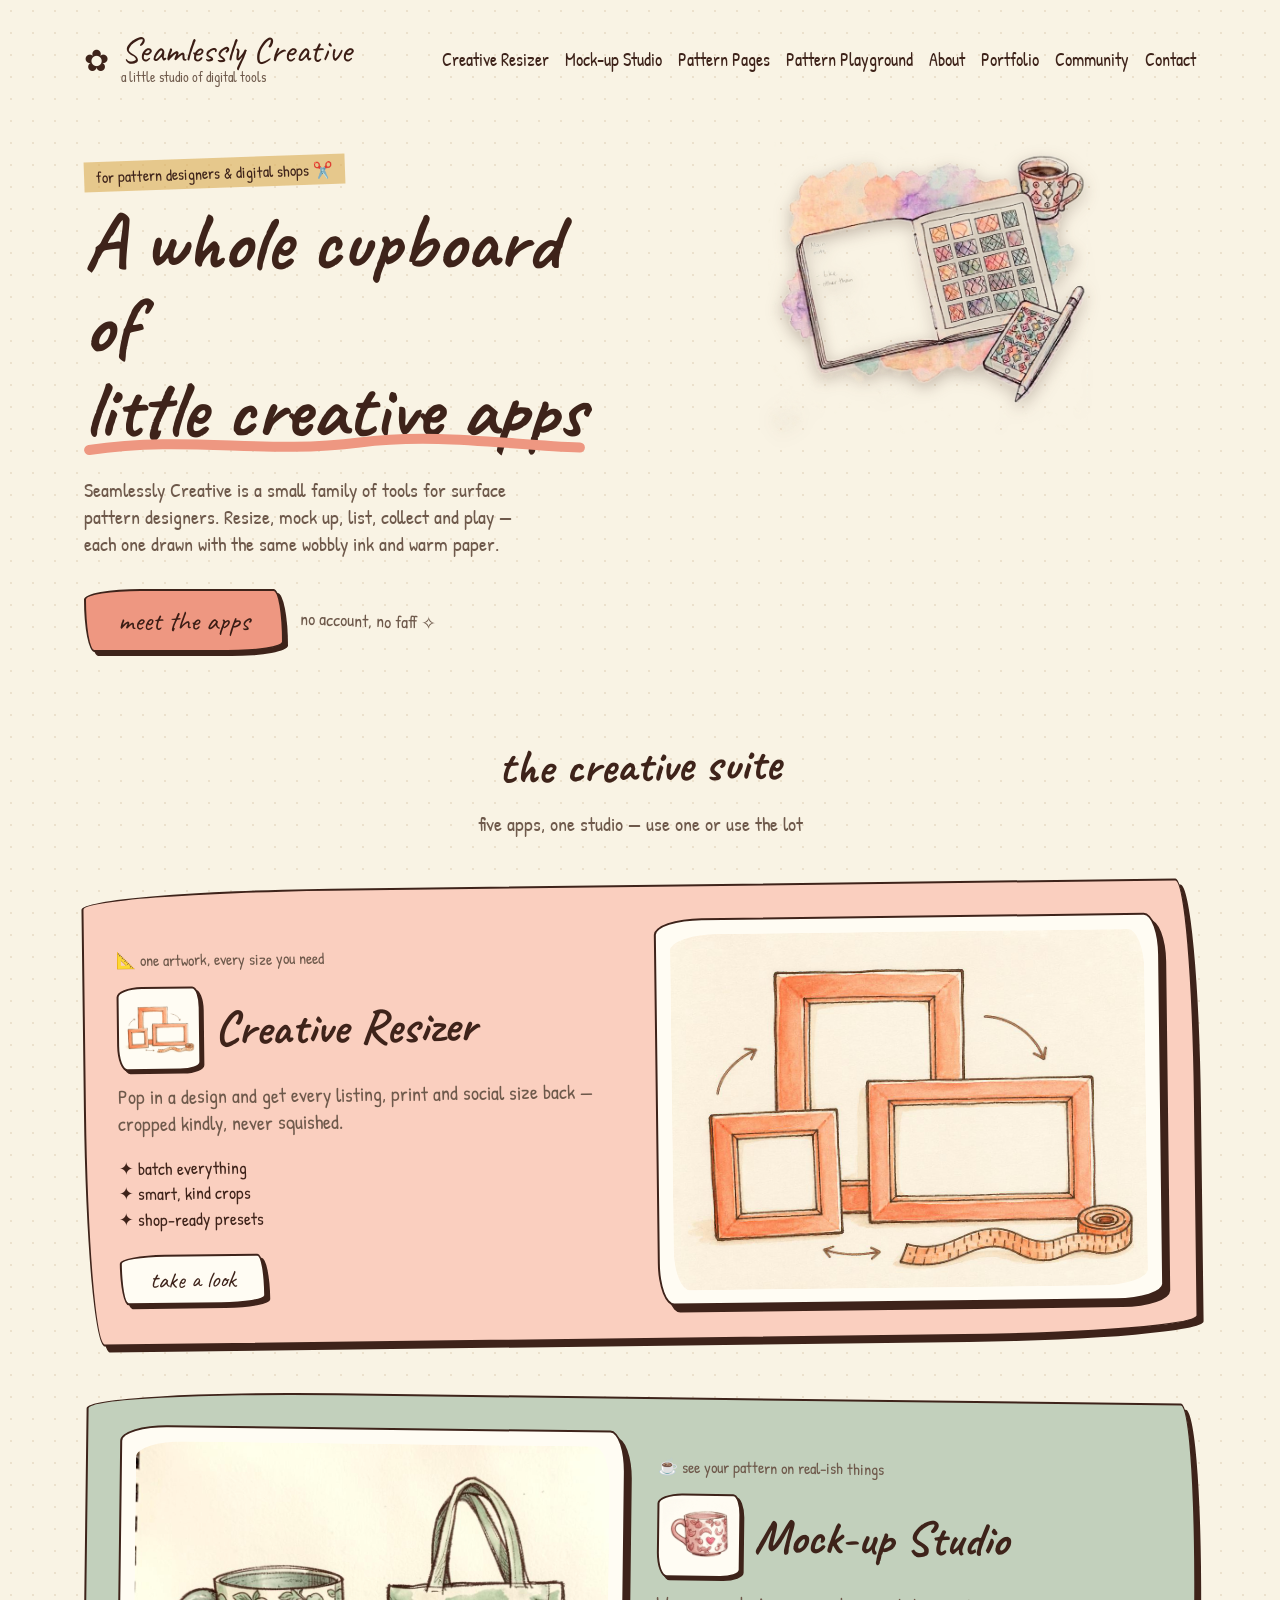
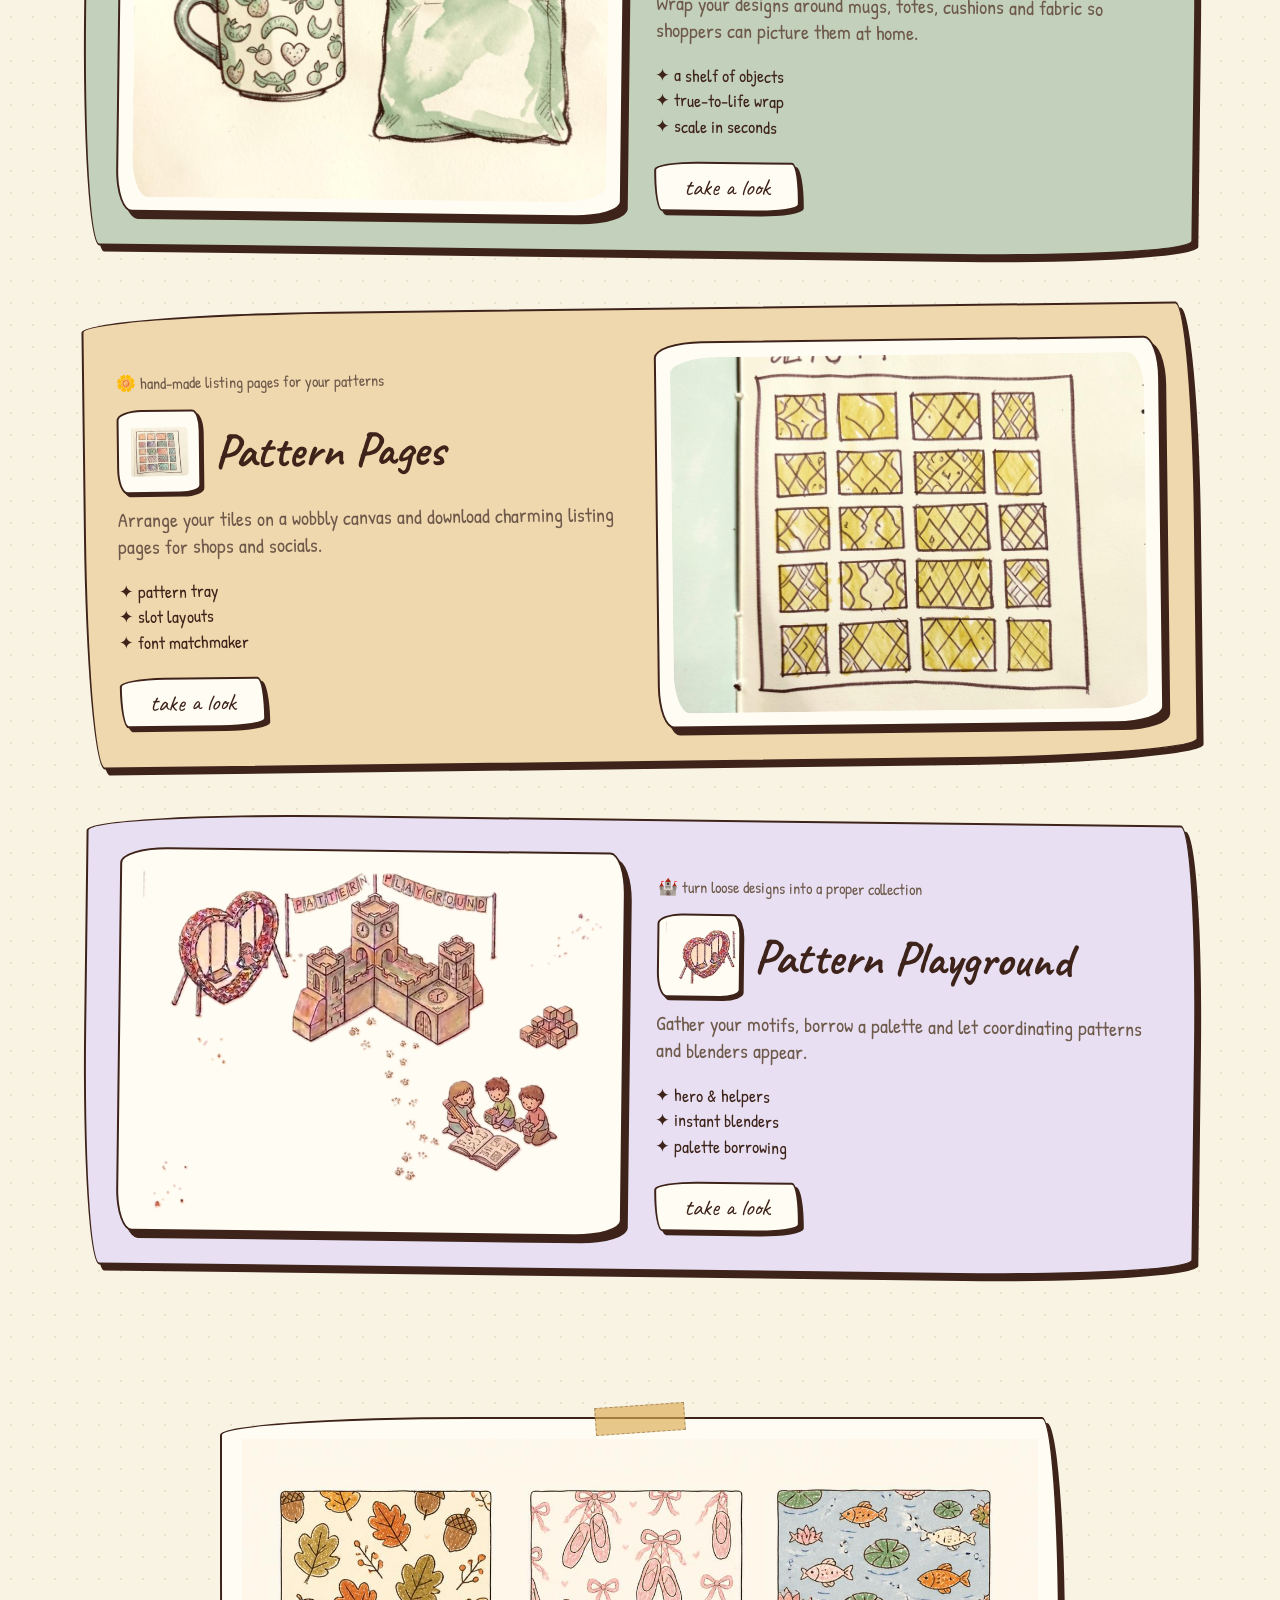
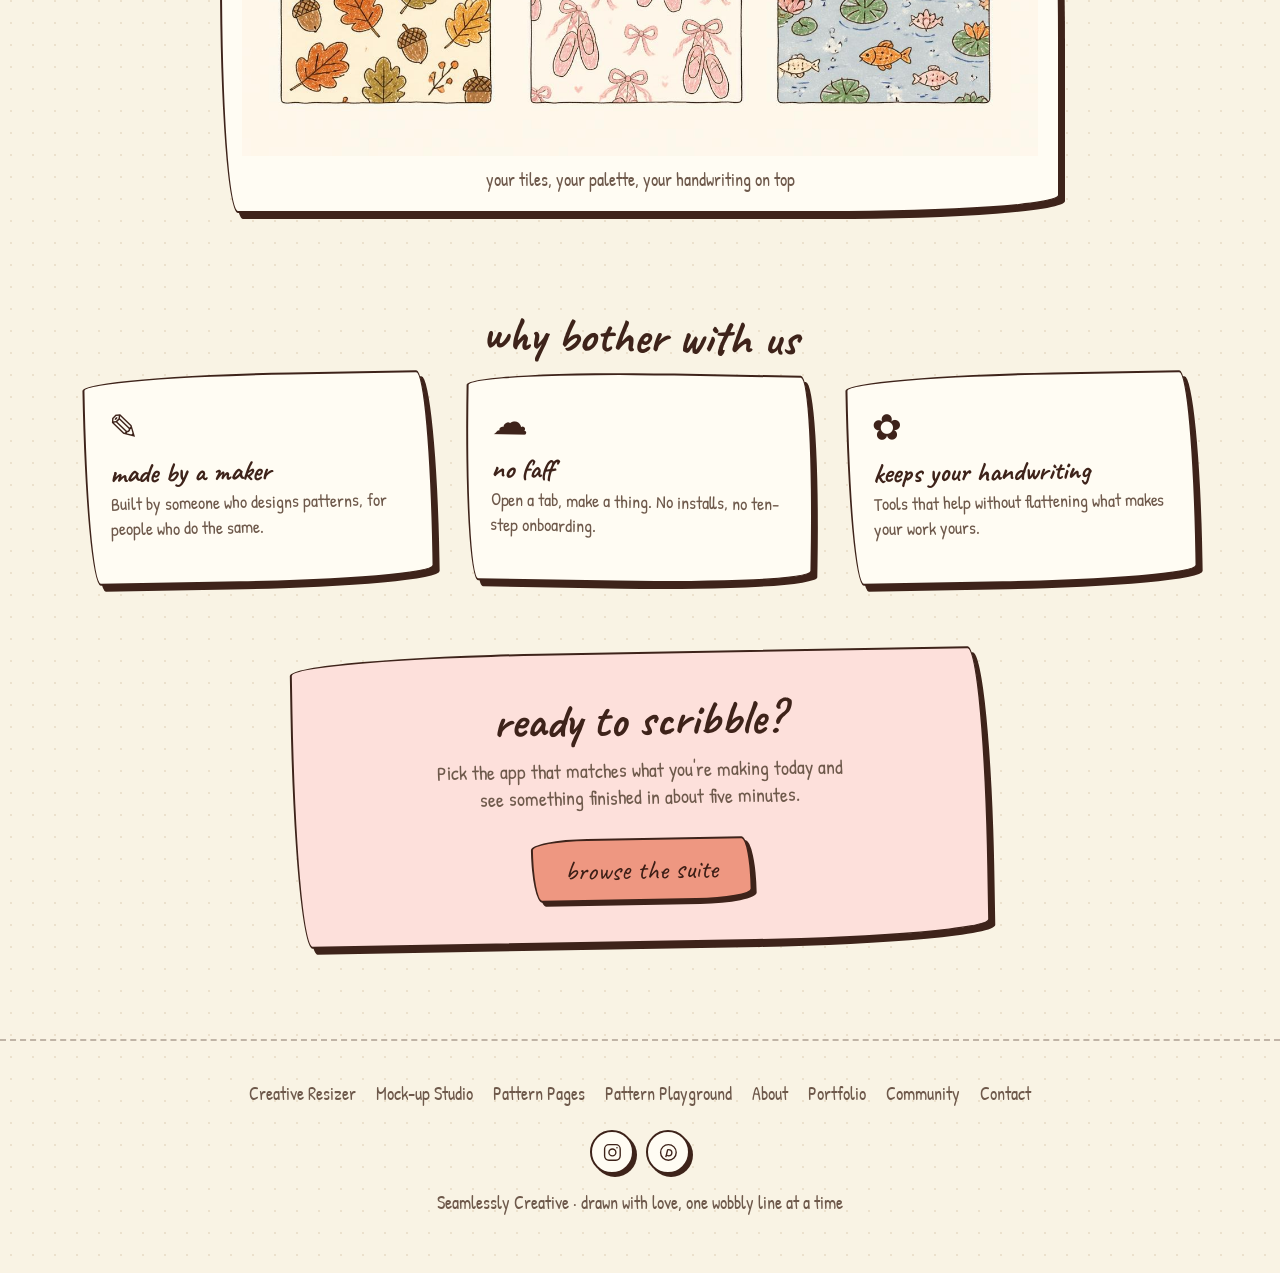
<file: index.html>
<!DOCTYPE html>
<html lang="en">
<head>
<meta charset="utf-8" />
<meta name="viewport" content="width=device-width, initial-scale=1" />
<title>Seamlessly Creative — digital tools for pattern designers</title>
<meta name="description" content="A little studio of playful apps for surface pattern designers: resize artwork, build mock-ups, make listing pages, grow collections and play with seamless repeats." />
<meta name="author" content="Seamlessly Creative" />
<meta property="og:title" content="Seamlessly Creative — a studio of digital design tools" />
<meta property="og:description" content="Five friendly apps for pattern makers, all drawn with the same wobbly ink and warm paper." />
<meta property="og:type" content="website" />
<meta name="twitter:card" content="summary_large_image" />
<link rel="icon" href="favicon.ico" type="image/x-icon" />
<link rel="preconnect" href="https://fonts.googleapis.com" />
<link rel="preconnect" href="https://fonts.gstatic.com" crossorigin />
<link rel="stylesheet" href="https://fonts.googleapis.com/css2?family=Caveat:wght@500;700&family=Patrick+Hand&display=swap" />
<link rel="stylesheet" href="styles.css" />
</head>
<body>

<header class="site">
  <div class="header-row">
    <a class="logo" href="index.html">
      <span class="logo-mark" aria-hidden="true">✿</span>
      <span class="logo-text">
        <span class="name">Seamlessly Creative</span>
        <span class="sub">a little studio of digital tools</span>
      </span>
    </a>
    <nav class="site-nav">
      <a href="creative-resizer.html">Creative Resizer</a>
      <a href="mockup-studio.html">Mock-up Studio</a>
      <a href="pattern-pages.html">Pattern Pages</a>
      <a href="pattern-playground.html">Pattern Playground</a>
      <a href="about.html">About</a>
      <a href="portfolio.html">Portfolio</a>
      <a href="community.html">Community</a>
      <a href="contact.html">Contact</a>
    </nav>
  </div>
</header>

<main id="top">

  <section class="hero align-top">
    <div>
      <p class="badge">for pattern designers &amp; digital shops ✂️</p>
      <h1>
        A whole cupboard of
        <span class="underline-wrap">
          little creative apps
          <svg viewBox="0 0 200 12" fill="none" aria-hidden="true">
            <path d="M2 8c40-6 70 2 108-3 30-4 60 1 88 2" stroke="var(--coral)" stroke-width="4" stroke-linecap="round" />
          </svg>
        </span>
      </h1>
      <p class="lede">
        Seamlessly Creative is a small family of tools for surface pattern designers. Resize,
        mock up, list, collect and play — each one drawn with the same wobbly ink and warm paper.
      </p>
      <div class="cta-row">
        <a href="#the-apps" class="doodle-pill cta-coral">meet the apps</a>
        <span class="aside-note">no account, no faff ✧</span>
      </div>
    </div>
    <img class="hero-illustration wiggle shadowed" src="assets/collection-hero.webp" width="700" height="639" alt="Watercolour sketch of an open notebook with pattern swatches, a mug of coffee, and a tablet and stylus mid-pattern-design" />
  </section>

  <section id="the-apps" class="collection">
    <h2 class="section-title">the creative suite</h2>
    <p class="section-sub">five apps, one studio — use one or use the lot</p>

    <article class="doodle-card app-card" style="background: color-mix(in oklab, var(--coral) 45%, var(--card)); transform: rotate(-0.7deg);">
      <div class="app-top">
        <div>
          <p class="app-eyebrow">📐 one artwork, every size you need</p>
          <div class="title-row">
            <img class="title-icon" src="assets/app-resizer-hero.webp" alt="" aria-hidden="true" />
            <h3 class="app-name">Creative Resizer</h3>
          </div>
          <p class="app-blurb">Pop in a design and get every listing, print and social size back — cropped kindly, never squished.</p>
          <ul class="app-features-mini">
            <li>✦ batch everything</li>
            <li>✦ smart, kind crops</li>
            <li>✦ shop-ready presets</li>
          </ul>
          <div class="app-cta-row">
            <a href="creative-resizer.html" class="doodle-pill" style="background: var(--card); padding: 0.5rem 1.75rem; font-family: var(--font-display); font-size: 1.5rem;">take a look</a>
          </div>
        </div>
        <div class="app-image-frame">
          <img src="assets/app-resizer.jpg" width="1024" height="768" loading="lazy" alt="Hand-drawn sketch of nested photo frames in different sizes with a measuring tape" />
        </div>
      </div>
    </article>

    <article class="doodle-card app-card" style="background: color-mix(in oklab, var(--sage) 45%, var(--card)); transform: rotate(0.7deg);">
      <div class="app-top">
        <div class="order-2">
          <p class="app-eyebrow">☕ see your pattern on real-ish things</p>
          <div class="title-row">
            <img class="title-icon" src="assets/app-mockup-icon.webp" alt="" aria-hidden="true" />
            <h3 class="app-name">Mock-up Studio</h3>
          </div>
          <p class="app-blurb">Wrap your designs around mugs, totes, cushions and fabric so shoppers can picture them at home.</p>
          <ul class="app-features-mini">
            <li>✦ a shelf of objects</li>
            <li>✦ true-to-life wrap</li>
            <li>✦ scale in seconds</li>
          </ul>
          <div class="app-cta-row">
            <a href="mockup-studio.html" class="doodle-pill" style="background: var(--card); padding: 0.5rem 1.75rem; font-family: var(--font-display); font-size: 1.5rem;">take a look</a>
          </div>
        </div>
        <div class="app-image-frame">
          <img src="assets/app-mockup.jpg" width="1024" height="768" loading="lazy" alt="Hand-drawn mug and tote bag covered in a soft green pattern" />
        </div>
      </div>
    </article>

    <article class="doodle-card app-card" style="background: color-mix(in oklab, var(--mustard) 45%, var(--card)); transform: rotate(-0.7deg);">
      <div class="app-top">
        <div>
          <p class="app-eyebrow">🌼 hand-made listing pages for your patterns</p>
          <div class="title-row">
            <img class="title-icon" src="assets/pattern-pages-hero.webp" alt="" aria-hidden="true" />
            <h3 class="app-name">Pattern Pages</h3>
          </div>
          <p class="app-blurb">Arrange your tiles on a wobbly canvas and download charming listing pages for shops and socials.</p>
          <ul class="app-features-mini">
            <li>✦ pattern tray</li>
            <li>✦ slot layouts</li>
            <li>✦ font matchmaker</li>
          </ul>
          <div class="app-cta-row">
            <a href="pattern-pages.html" class="doodle-pill" style="background: var(--card); padding: 0.5rem 1.75rem; font-family: var(--font-display); font-size: 1.5rem;">take a look</a>
          </div>
        </div>
        <div class="app-image-frame">
          <img src="assets/app-pattern-pages.jpg" width="1024" height="768" loading="lazy" alt="Hand-drawn grid of yellow pattern tiles on a sketchbook page" />
        </div>
      </div>
    </article>

    <article class="doodle-card app-card" style="background: color-mix(in oklab, var(--lilac) 45%, var(--card)); transform: rotate(0.7deg);">
      <div class="app-top">
        <div class="order-2">
          <p class="app-eyebrow">🏰 turn loose designs into a proper collection</p>
          <div class="title-row">
            <img class="title-icon" src="assets/pattern-playground-icon.webp" alt="" aria-hidden="true" />
            <h3 class="app-name">Pattern Playground</h3>
          </div>
          <p class="app-blurb">Gather your motifs, borrow a palette and let coordinating patterns and blenders appear.</p>
          <ul class="app-features-mini">
            <li>✦ hero &amp; helpers</li>
            <li>✦ instant blenders</li>
            <li>✦ palette borrowing</li>
          </ul>
          <div class="app-cta-row">
            <a href="pattern-playground.html" class="doodle-pill" style="background: var(--card); padding: 0.5rem 1.75rem; font-family: var(--font-display); font-size: 1.5rem;">take a look</a>
          </div>
        </div>
        <div class="app-image-frame">
          <img src="assets/pattern-playground-hero.webp" width="700" height="520" loading="lazy" alt="Hand-drawn whimsical playground with a heart-shaped swing, a castle built from blocks and three kids reading a pattern book, under a 'Pattern Playground' banner" />
        </div>
      </div>
    </article>
  </section>

  <section class="swatch-strip">
    <figure class="doodle-card tape" style="padding: 1.25rem;">
      <img src="assets/swatches.jpg" width="1408" height="560" loading="lazy" alt="Three hand-drawn pattern swatches: autumn leaves, ballet slippers and little fish" />
      <figcaption>your tiles, your palette, your handwriting on top</figcaption>
    </figure>
  </section>

  <section class="promises">
    <h2 class="section-title" style="transform: rotate(1deg);">why bother with us</h2>
    <div class="promise-grid">
      <div class="doodle-card promise-card" style="transform: rotate(-1deg);">
        <span class="promise-emoji" aria-hidden="true">✎</span>
        <h3>made by a maker</h3>
        <p>Built by someone who designs patterns, for people who do the same.</p>
      </div>
      <div class="doodle-card promise-card" style="transform: rotate(1deg);">
        <span class="promise-emoji" aria-hidden="true">☁</span>
        <h3>no faff</h3>
        <p>Open a tab, make a thing. No installs, no ten-step onboarding.</p>
      </div>
      <div class="doodle-card promise-card" style="transform: rotate(-1deg);">
        <span class="promise-emoji" aria-hidden="true">✿</span>
        <h3>keeps your handwriting</h3>
        <p>Tools that help without flattening what makes your work yours.</p>
      </div>
    </div>
  </section>

  <section class="final-cta">
    <div class="doodle-card" style="background: color-mix(in oklab, var(--blush) 50%, var(--card));">
      <h2>ready to scribble?</h2>
      <p>Pick the app that matches what you're making today and see something finished in about five minutes.</p>
      <a href="#the-apps" class="doodle-pill cta-coral">browse the suite</a>
    </div>
  </section>

</main>

<footer class="site">
  <div class="foot-links">
    <a href="creative-resizer.html">Creative Resizer</a>
    <a href="mockup-studio.html">Mock-up Studio</a>
    <a href="pattern-pages.html">Pattern Pages</a>
    <a href="pattern-playground.html">Pattern Playground</a>
    <a href="about.html">About</a>
    <a href="portfolio.html">Portfolio</a>
    <a href="community.html">Community</a>
    <a href="contact.html">Contact</a>
  </div>
  <div class="social-row">
    <a class="social-icon" href="https://instagram.com/check_designz" target="_blank" rel="noopener noreferrer" aria-label="Instagram">
      <svg viewBox="0 0 24 24" aria-hidden="true"><rect x="3" y="3" width="18" height="18" rx="5"/><circle cx="12" cy="12" r="4"/><circle cx="17.3" cy="6.7" r="0.9" fill="currentColor" stroke="none"/></svg>
    </a>
    <a class="social-icon" href="https://pinterest.com/CheckDesignz" target="_blank" rel="noopener noreferrer" aria-label="Pinterest">
      <svg viewBox="0 0 24 24" aria-hidden="true"><circle cx="12" cy="12" r="9"/><path d="M9 17.5c.6-2.3 1.7-6.7 2.2-8.7M11 9c2.7-.8 5 .6 5 3.2 0 2.2-1.6 3.8-3.6 3.8-.9 0-1.5-.3-1.9-.7"/></svg>
    </a>
  </div>
  <p class="colophon">Seamlessly Creative · drawn with love, one wobbly line at a time</p>
</footer>

</body>
</html>
</file>
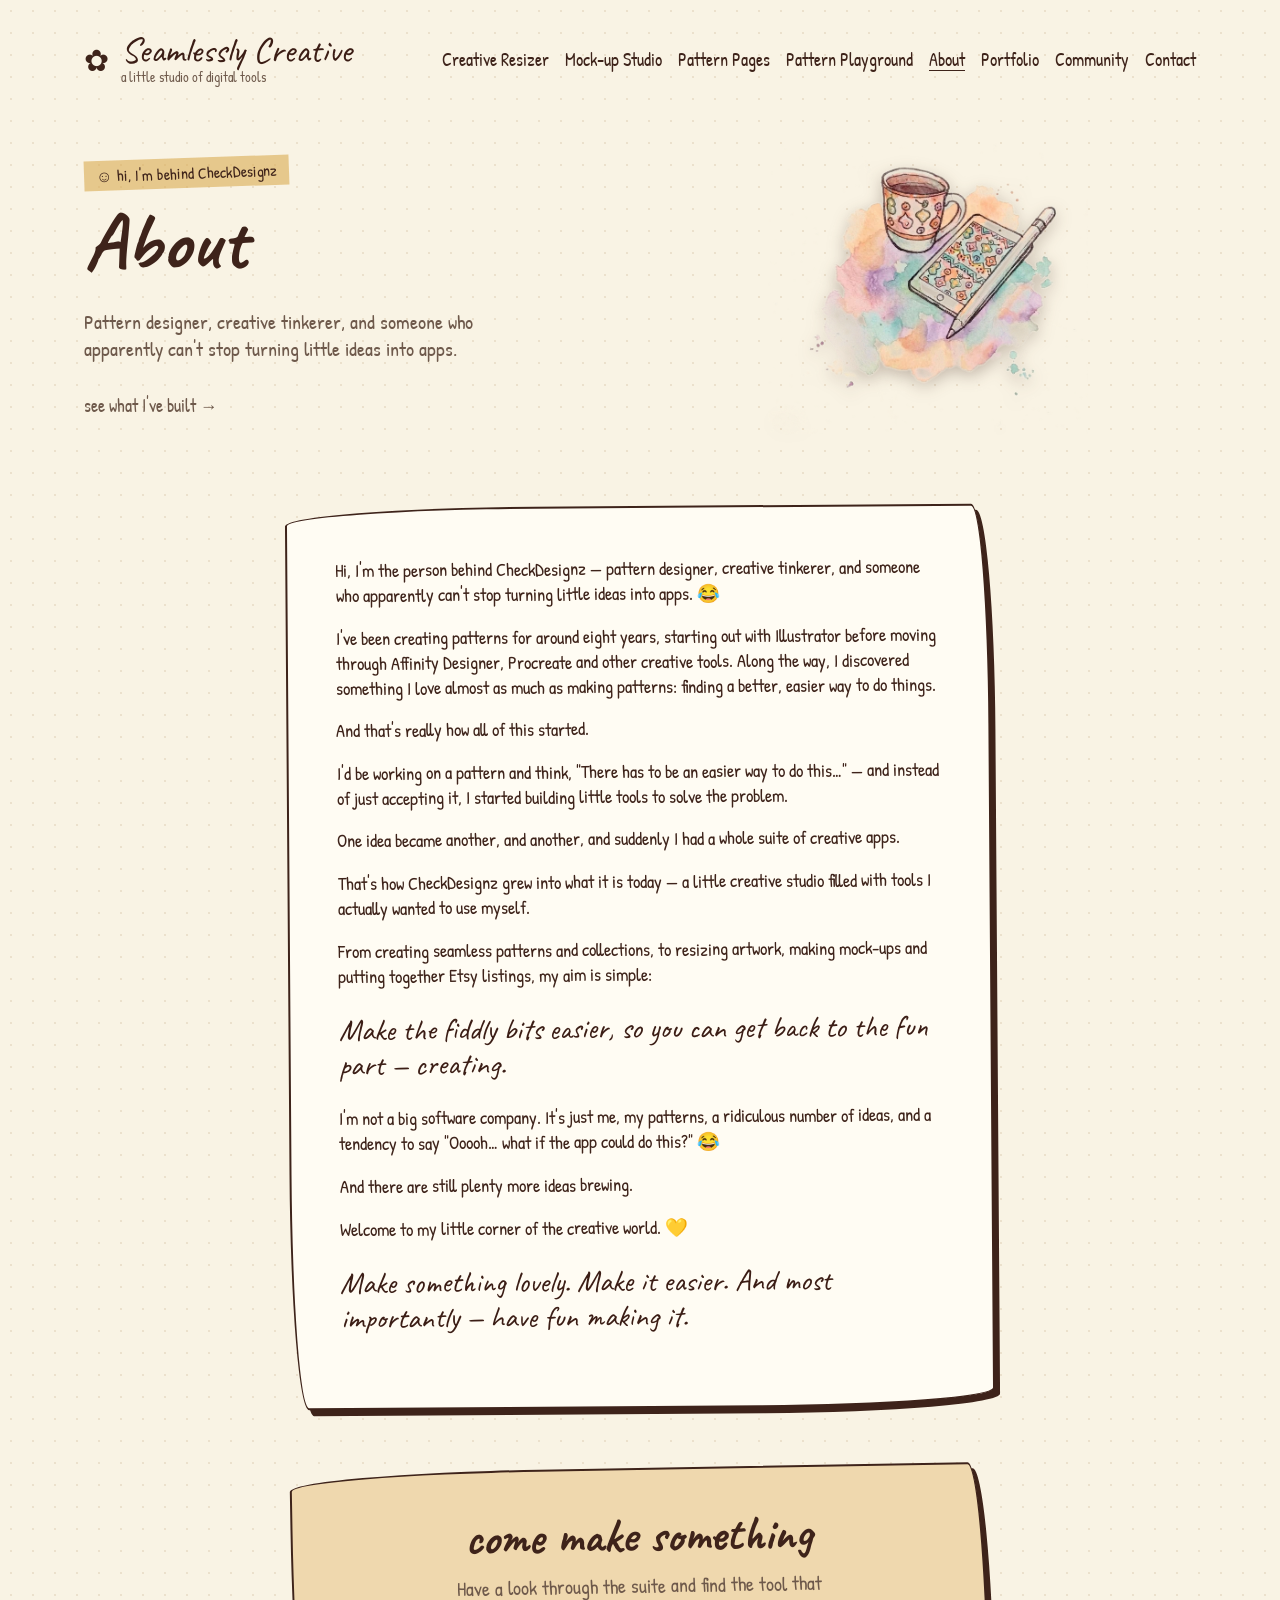
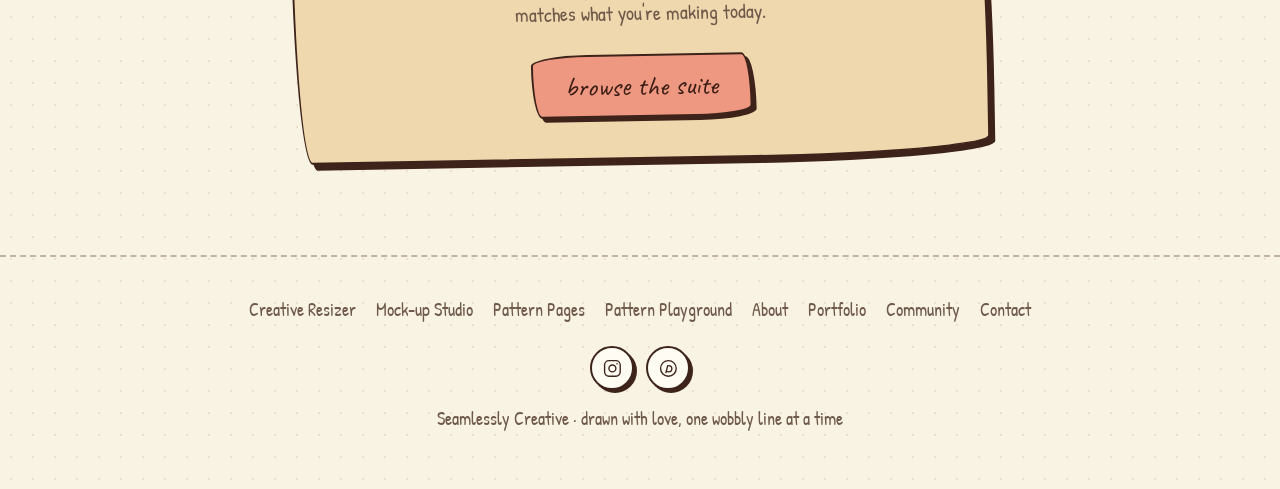
<file: about.html>
<!DOCTYPE html>
<html lang="en">
<head>
<meta charset="utf-8" />
<meta name="viewport" content="width=device-width, initial-scale=1" />
<title>About — Seamlessly Creative</title>
<meta name="description" content="The person behind CheckDesignz and Seamlessly Creative — a pattern designer who kept building little tools to make the fiddly bits easier." />
<meta name="author" content="Seamlessly Creative" />
<meta property="og:title" content="About — Seamlessly Creative" />
<meta property="og:description" content="The person behind CheckDesignz and Seamlessly Creative — a pattern designer who kept building little tools to make the fiddly bits easier." />
<meta property="og:type" content="profile" />
<meta name="twitter:card" content="summary_large_image" />
<link rel="icon" href="favicon.ico" type="image/x-icon" />
<link rel="preconnect" href="https://fonts.googleapis.com" />
<link rel="preconnect" href="https://fonts.gstatic.com" crossorigin />
<link rel="stylesheet" href="https://fonts.googleapis.com/css2?family=Caveat:wght@500;700&family=Patrick+Hand&display=swap" />
<link rel="stylesheet" href="styles.css" />
</head>
<body>

<header class="site">
  <div class="header-row">
    <a class="logo" href="index.html">
      <span class="logo-mark" aria-hidden="true">✿</span>
      <span class="logo-text">
        <span class="name">Seamlessly Creative</span>
        <span class="sub">a little studio of digital tools</span>
      </span>
    </a>
    <nav class="site-nav">
      <a href="creative-resizer.html">Creative Resizer</a>
      <a href="mockup-studio.html">Mock-up Studio</a>
      <a href="pattern-pages.html">Pattern Pages</a>
      <a href="pattern-playground.html">Pattern Playground</a>
      <a href="about.html" aria-current="page">About</a>
      <a href="portfolio.html">Portfolio</a>
      <a href="community.html">Community</a>
      <a href="contact.html">Contact</a>
    </nav>
  </div>
</header>

<main>

  <section class="app-hero align-top">
    <div>
      <p class="badge">☺ hi, I'm behind CheckDesignz</p>
      <h1>About</h1>
      <p class="lede">Pattern designer, creative tinkerer, and someone who apparently can't stop turning little ideas into apps.</p>
      <div class="cta-row">
        <a href="index.html#the-apps" class="back-link">see what I've built →</a>
      </div>
    </div>
    <img class="hero-illustration wiggle shadowed" src="assets/about-hero.webp" width="700" height="639" alt="Watercolour sketch of a patterned mug of tea beside a tablet and stylus showing a colourful pattern design" />
  </section>

  <section class="page-section">
    <div class="doodle-card about-card" style="transform: rotate(-0.4deg);">
      <p>Hi, I'm the person behind CheckDesignz — pattern designer, creative tinkerer, and someone who apparently can't stop turning little ideas into apps. 😂</p>
      <p>I've been creating patterns for around eight years, starting out with Illustrator before moving through Affinity Designer, Procreate and other creative tools. Along the way, I discovered something I love almost as much as making patterns: finding a better, easier way to do things.</p>
      <p>And that's really how all of this started.</p>
      <p>I'd be working on a pattern and think, "There has to be an easier way to do this…" — and instead of just accepting it, I started building little tools to solve the problem.</p>
      <p>One idea became another, and another, and suddenly I had a whole suite of creative apps.</p>
      <p>That's how CheckDesignz grew into what it is today — a little creative studio filled with tools I actually wanted to use myself.</p>
      <p>From creating seamless patterns and collections, to resizing artwork, making mock-ups and putting together Etsy listings, my aim is simple:</p>
      <p class="pull">Make the fiddly bits easier, so you can get back to the fun part — creating.</p>
      <p>I'm not a big software company. It's just me, my patterns, a ridiculous number of ideas, and a tendency to say "Ooooh… what if the app could do this?" 😂</p>
      <p>And there are still plenty more ideas brewing.</p>
      <p>Welcome to my little corner of the creative world. 💛</p>
      <p class="pull">Make something lovely. Make it easier. And most importantly — have fun making it.</p>
    </div>
  </section>

  <section class="final-cta">
    <div class="doodle-card" style="background: color-mix(in oklab, var(--mustard) 45%, var(--card));">
      <h2>come make something</h2>
      <p>Have a look through the suite and find the tool that matches what you're making today.</p>
      <a href="index.html#the-apps" class="doodle-pill cta-coral">browse the suite</a>
    </div>
  </section>

</main>

<footer class="site">
  <div class="foot-links">
    <a href="creative-resizer.html">Creative Resizer</a>
    <a href="mockup-studio.html">Mock-up Studio</a>
    <a href="pattern-pages.html">Pattern Pages</a>
    <a href="pattern-playground.html">Pattern Playground</a>
    <a href="about.html" aria-current="page">About</a>
    <a href="portfolio.html">Portfolio</a>
    <a href="community.html">Community</a>
    <a href="contact.html">Contact</a>
  </div>
  <div class="social-row">
    <a class="social-icon" href="https://instagram.com/check_designz" target="_blank" rel="noopener noreferrer" aria-label="Instagram">
      <svg viewBox="0 0 24 24" aria-hidden="true"><rect x="3" y="3" width="18" height="18" rx="5"/><circle cx="12" cy="12" r="4"/><circle cx="17.3" cy="6.7" r="0.9" fill="currentColor" stroke="none"/></svg>
    </a>
    <a class="social-icon" href="https://pinterest.com/CheckDesignz" target="_blank" rel="noopener noreferrer" aria-label="Pinterest">
      <svg viewBox="0 0 24 24" aria-hidden="true"><circle cx="12" cy="12" r="9"/><path d="M9 17.5c.6-2.3 1.7-6.7 2.2-8.7M11 9c2.7-.8 5 .6 5 3.2 0 2.2-1.6 3.8-3.6 3.8-.9 0-1.5-.3-1.9-.7"/></svg>
    </a>
  </div>
  <p class="colophon">Seamlessly Creative · drawn with love, one wobbly line at a time</p>
</footer>

</body>
</html>
</file>
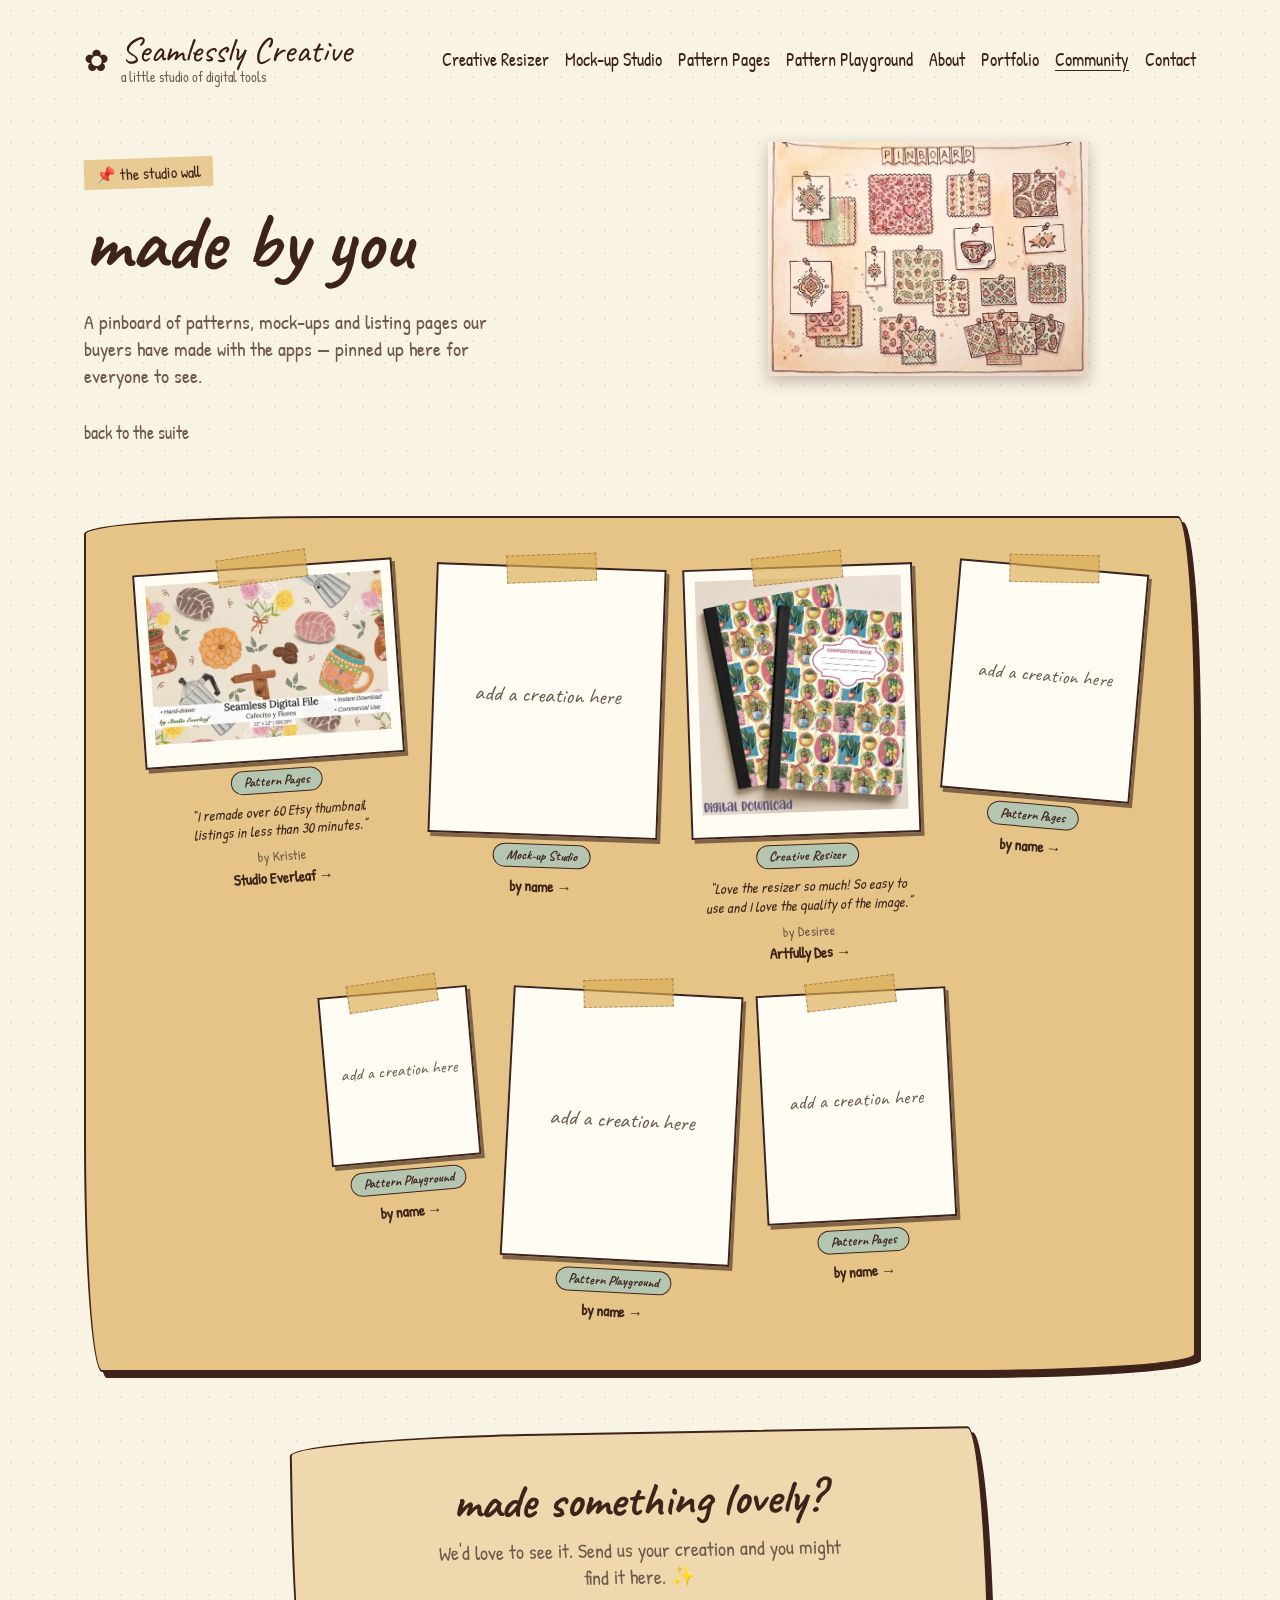
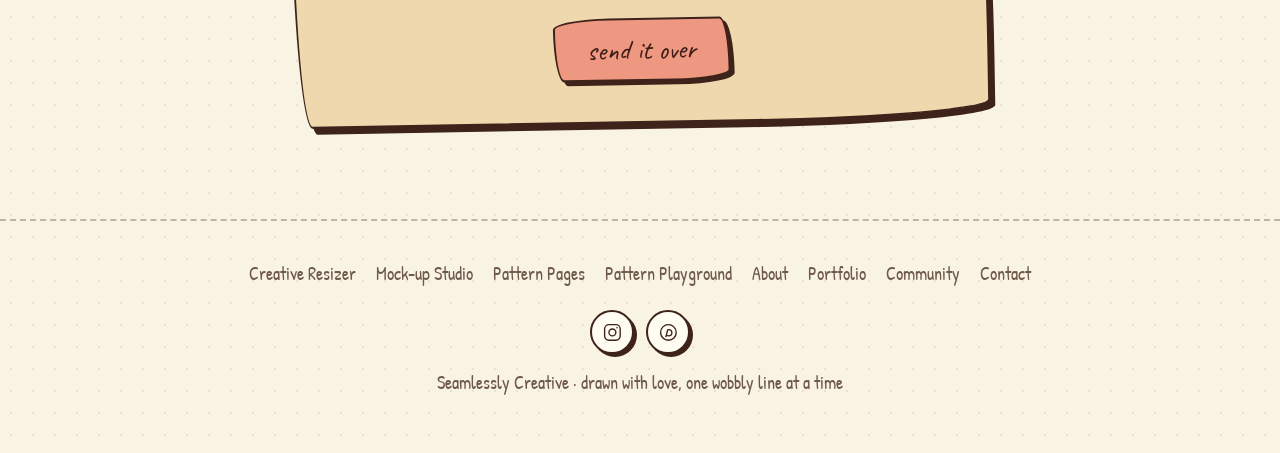
<file: community.html>
<!DOCTYPE html>
<html lang="en">
<head>
<meta charset="utf-8" />
<meta name="viewport" content="width=device-width, initial-scale=1" />
<title>Community — Seamlessly Creative</title>
<meta name="description" content="A pinboard of patterns, mock-ups and listing pages our buyers have made with the Seamlessly Creative apps." />
<meta name="author" content="Seamlessly Creative" />
<meta property="og:title" content="Community — Seamlessly Creative" />
<meta property="og:description" content="A pinboard of patterns, mock-ups and listing pages our buyers have made with the Seamlessly Creative apps." />
<meta property="og:type" content="website" />
<meta name="twitter:card" content="summary_large_image" />
<link rel="icon" href="favicon.ico" type="image/x-icon" />
<link rel="preconnect" href="https://fonts.googleapis.com" />
<link rel="preconnect" href="https://fonts.gstatic.com" crossorigin />
<link rel="stylesheet" href="https://fonts.googleapis.com/css2?family=Caveat:wght@500;700&family=Patrick+Hand&display=swap" />
<link rel="stylesheet" href="styles.css" />
</head>
<body>

<header class="site">
  <div class="header-row">
    <a class="logo" href="index.html">
      <span class="logo-mark" aria-hidden="true">✿</span>
      <span class="logo-text">
        <span class="name">Seamlessly Creative</span>
        <span class="sub">a little studio of digital tools</span>
      </span>
    </a>
    <nav class="site-nav">
      <a href="creative-resizer.html">Creative Resizer</a>
      <a href="mockup-studio.html">Mock-up Studio</a>
      <a href="pattern-pages.html">Pattern Pages</a>
      <a href="pattern-playground.html">Pattern Playground</a>
      <a href="about.html">About</a>
      <a href="portfolio.html">Portfolio</a>
      <a href="community.html" aria-current="page">Community</a>
      <a href="contact.html">Contact</a>
    </nav>
  </div>
</header>

<main>

  <section class="app-hero align-top">
    <div>
      <p class="badge" style="background: color-mix(in oklab, var(--mustard) 55%, transparent);">📌 the studio wall</p>
      <h1>made by you</h1>
      <p class="lede">A pinboard of patterns, mock-ups and listing pages our buyers have made with the apps — pinned up here for everyone to see.</p>
      <div class="cta-row">
        <a href="index.html#the-apps" class="back-link">back to the suite</a>
      </div>
    </div>
    <img class="hero-illustration wiggle shadowed" src="assets/community-hero.webp" width="700" height="511" alt="Hand-drawn pinboard with fabric swatches, pattern tiles and a teacup pinned up like a studio wall" />
  </section>

  <section class="page-section">
    <div class="pinboard">
      <div class="pin-item" style="transform: rotate(-4deg);">
        <div class="pin-photo tape size-wide"><img src="assets/community-pin-pages-1.webp" width="520" height="390" loading="lazy" alt="Etsy listing page for Studio Everleaf's Cafecito y Flores pattern, made with Pattern Pages, showing the pottery and coffee motif with its title banner" /></div>
        <span class="pin-tag">Pattern Pages</span>
        <p class="pin-quote">&ldquo;I remade over 60 Etsy thumbnail listings in less than 30 minutes.&rdquo;</p>
        <span class="pin-credit">by Kristie</span>
        <a class="pin-caption" href="https://www.instagram.com/studio_everleaf" target="_blank" rel="noopener noreferrer">Studio Everleaf &rarr;</a>
      </div>
      <div class="pin-item" style="transform: rotate(2deg);">
        <div class="pin-photo tape size-lg"><span>add a creation here</span></div>
        <span class="pin-tag">Mock-up Studio</span>
        <a class="pin-caption" href="#" aria-disabled="true">by name &rarr;</a>
      </div>
      <div class="pin-item" style="transform: rotate(-2deg);">
        <div class="pin-photo tape size-lg"><img src="assets/community-pin-resizer-1.webp" width="460" height="540" loading="lazy" alt="Composition book digital mock-up covered in a colourful houseplant pattern, made with Creative Resizer" /></div>
        <span class="pin-tag">Creative Resizer</span>
        <p class="pin-quote">&ldquo;Love the resizer so much! So easy to use and I love the quality of the image.&rdquo;</p>
        <span class="pin-credit">by Desiree</span>
        <a class="pin-caption" href="https://artfullydes.com/" target="_blank" rel="noopener noreferrer">Artfully Des &rarr;</a>
      </div>
      <div class="pin-item" style="transform: rotate(5deg);">
        <div class="pin-photo tape size-md"><span>add a creation here</span></div>
        <span class="pin-tag">Pattern Pages</span>
        <a class="pin-caption" href="#" aria-disabled="true">by name &rarr;</a>
      </div>
      <div class="pin-item" style="transform: rotate(-5deg);">
        <div class="pin-photo tape size-sm"><span>add a creation here</span></div>
        <span class="pin-tag">Pattern Playground</span>
        <a class="pin-caption" href="#" aria-disabled="true">by name &rarr;</a>
      </div>
      <div class="pin-item" style="transform: rotate(3deg);">
        <div class="pin-photo tape size-lg"><span>add a creation here</span></div>
        <span class="pin-tag">Pattern Playground</span>
        <a class="pin-caption" href="#" aria-disabled="true">by name &rarr;</a>
      </div>
      <div class="pin-item" style="transform: rotate(-3deg);">
        <div class="pin-photo tape size-md"><span>add a creation here</span></div>
        <span class="pin-tag">Pattern Pages</span>
        <a class="pin-caption" href="#" aria-disabled="true">by name &rarr;</a>
      </div>
    </div>
  </section>

  <section class="final-cta">
    <div class="doodle-card" style="background: color-mix(in oklab, var(--mustard) 45%, var(--card));">
      <h2>made something lovely?</h2>
      <p>We'd love to see it. Send us your creation and you might find it here. ✨</p>
      <a href="contact.html" class="doodle-pill cta-coral">send it over</a>
    </div>
  </section>

</main>

<footer class="site">
  <div class="foot-links">
    <a href="creative-resizer.html">Creative Resizer</a>
    <a href="mockup-studio.html">Mock-up Studio</a>
    <a href="pattern-pages.html">Pattern Pages</a>
    <a href="pattern-playground.html">Pattern Playground</a>
    <a href="about.html">About</a>
    <a href="portfolio.html">Portfolio</a>
    <a href="community.html" aria-current="page">Community</a>
    <a href="contact.html">Contact</a>
  </div>
  <div class="social-row">
    <a class="social-icon" href="https://instagram.com/check_designz" target="_blank" rel="noopener noreferrer" aria-label="Instagram">
      <svg viewBox="0 0 24 24" aria-hidden="true"><rect x="3" y="3" width="18" height="18" rx="5"/><circle cx="12" cy="12" r="4"/><circle cx="17.3" cy="6.7" r="0.9" fill="currentColor" stroke="none"/></svg>
    </a>
    <a class="social-icon" href="https://pinterest.com/CheckDesignz" target="_blank" rel="noopener noreferrer" aria-label="Pinterest">
      <svg viewBox="0 0 24 24" aria-hidden="true"><circle cx="12" cy="12" r="9"/><path d="M9 17.5c.6-2.3 1.7-6.7 2.2-8.7M11 9c2.7-.8 5 .6 5 3.2 0 2.2-1.6 3.8-3.6 3.8-.9 0-1.5-.3-1.9-.7"/></svg>
    </a>
  </div>
  <p class="colophon">Seamlessly Creative · drawn with love, one wobbly line at a time</p>
</footer>

<script src="app.js"></script>
</body>
</html>
</file>
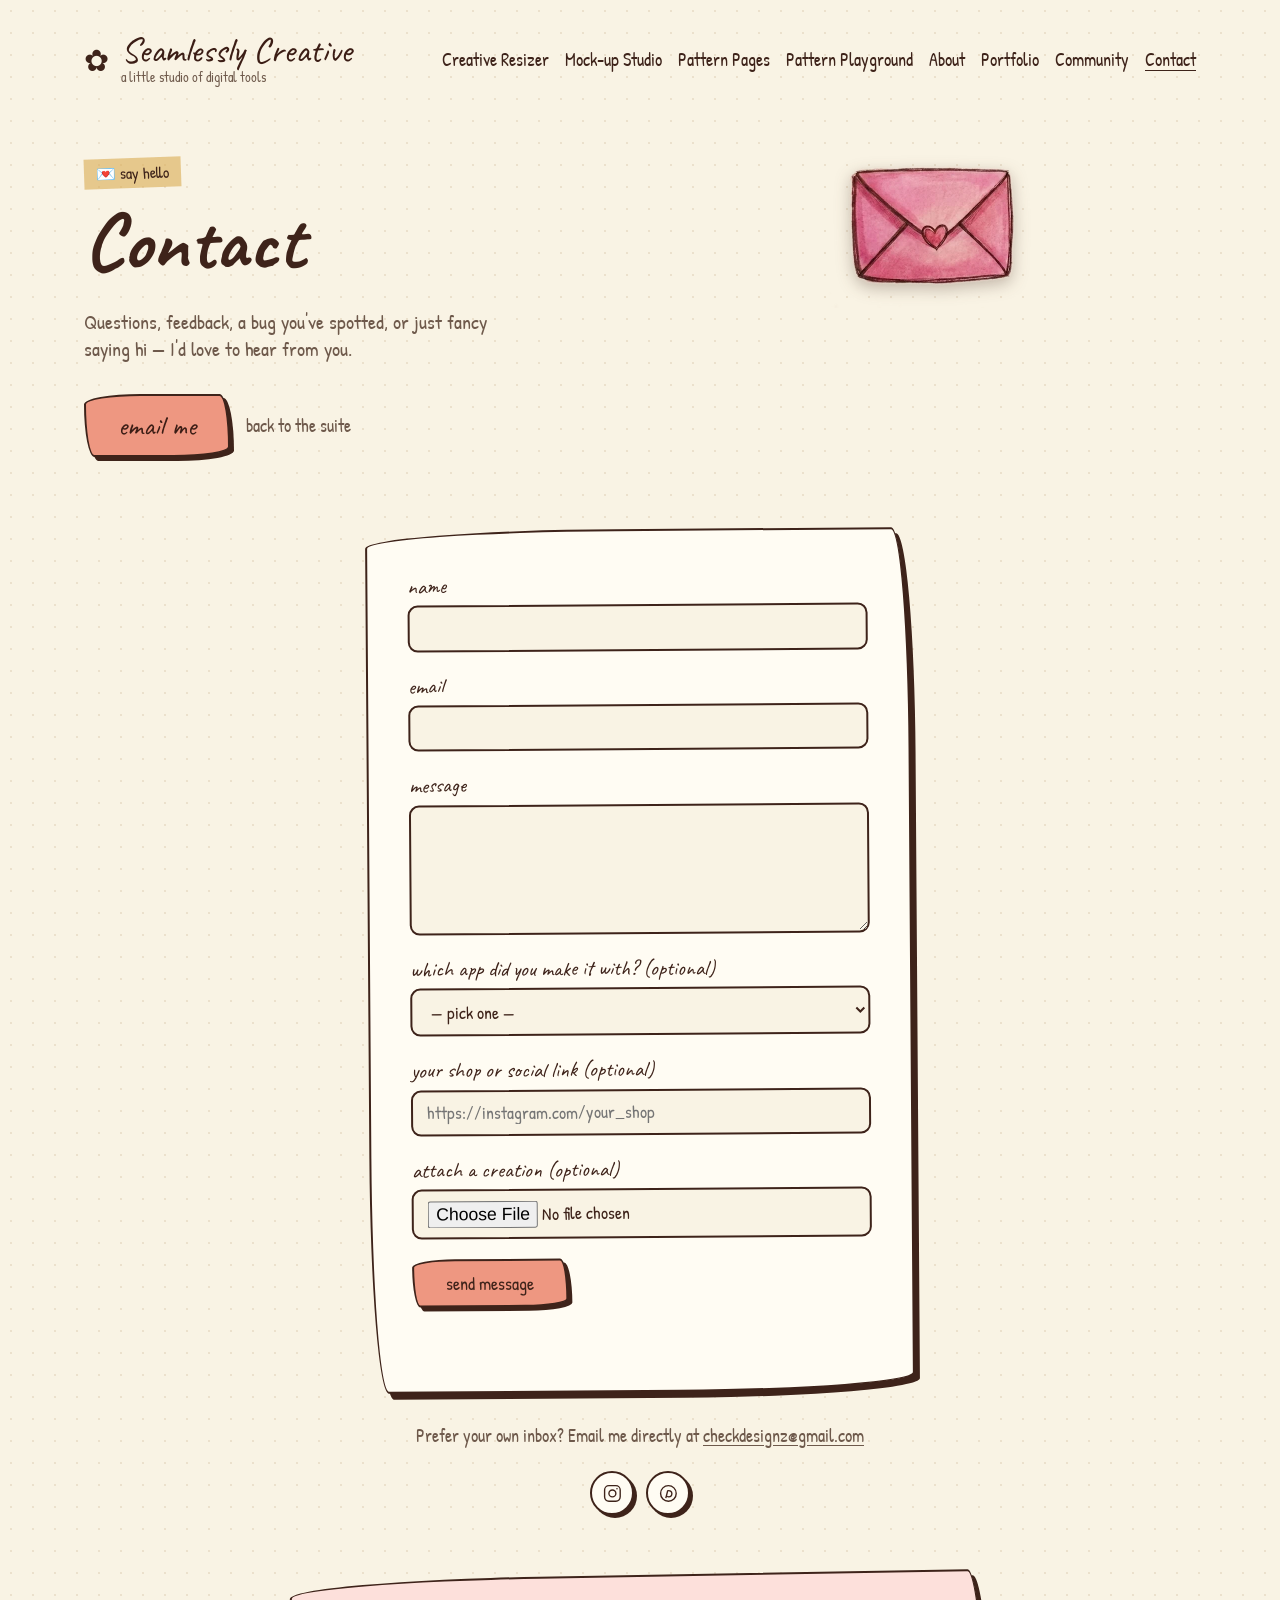
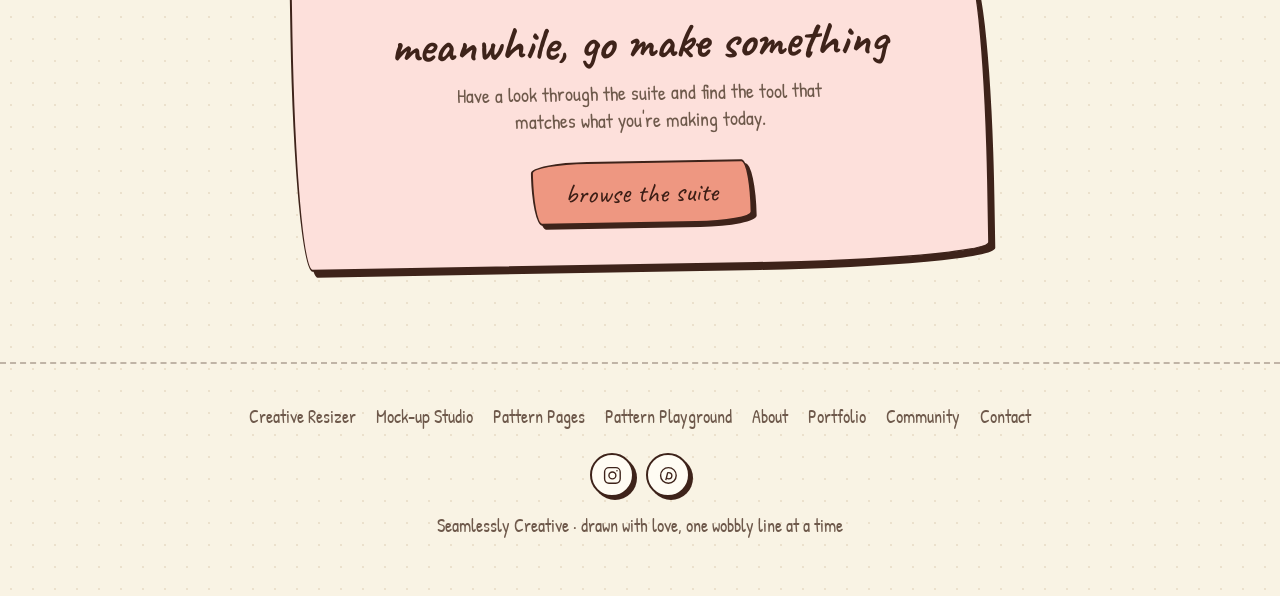
<file: contact.html>
<!DOCTYPE html>
<html lang="en">
<head>
<meta charset="utf-8" />
<meta name="viewport" content="width=device-width, initial-scale=1" />
<title>Contact — Seamlessly Creative</title>
<meta name="description" content="Say hello to CheckDesignz — questions, feedback, or just a hello about the Seamlessly Creative apps." />
<meta name="author" content="Seamlessly Creative" />
<meta property="og:title" content="Contact — Seamlessly Creative" />
<meta property="og:description" content="Say hello to CheckDesignz — questions, feedback, or just a hello about the Seamlessly Creative apps." />
<meta property="og:type" content="website" />
<meta name="twitter:card" content="summary_large_image" />
<link rel="icon" href="favicon.ico" type="image/x-icon" />
<link rel="preconnect" href="https://fonts.googleapis.com" />
<link rel="preconnect" href="https://fonts.gstatic.com" crossorigin />
<link rel="stylesheet" href="https://fonts.googleapis.com/css2?family=Caveat:wght@500;700&family=Patrick+Hand&display=swap" />
<link rel="stylesheet" href="styles.css" />
</head>
<body>

<header class="site">
  <div class="header-row">
    <a class="logo" href="index.html">
      <span class="logo-mark" aria-hidden="true">✿</span>
      <span class="logo-text">
        <span class="name">Seamlessly Creative</span>
        <span class="sub">a little studio of digital tools</span>
      </span>
    </a>
    <nav class="site-nav">
      <a href="creative-resizer.html">Creative Resizer</a>
      <a href="mockup-studio.html">Mock-up Studio</a>
      <a href="pattern-pages.html">Pattern Pages</a>
      <a href="pattern-playground.html">Pattern Playground</a>
      <a href="about.html">About</a>
      <a href="portfolio.html">Portfolio</a>
      <a href="community.html">Community</a>
      <a href="contact.html" aria-current="page">Contact</a>
    </nav>
  </div>
</header>

<main>

  <section class="app-hero align-top">
    <div>
      <p class="badge">💌 say hello</p>
      <h1>Contact</h1>
      <p class="lede">Questions, feedback, a bug you've spotted, or just fancy saying hi — I'd love to hear from you.</p>
      <div class="cta-row">
        <a href="mailto:checkdesignz@gmail.com" class="doodle-pill cta-coral">email me</a>
        <a href="index.html#the-apps" class="back-link">back to the suite</a>
      </div>
    </div>
    <img class="hero-illustration wiggle shadowed small" src="assets/contact-envelope.webp" width="420" height="332" alt="Hand-drawn pink envelope with a little heart seal" />
  </section>

  <section class="page-section">
    <div class="doodle-card contact-form-card" style="transform: rotate(-0.4deg);">
      <form id="contact-form" class="contact-form" action="/api/contact" method="POST" enctype="multipart/form-data">
        <div class="form-field">
          <label for="name">name</label>
          <input type="text" id="name" name="name" autocomplete="name" required />
        </div>
        <div class="form-field">
          <label for="email">email</label>
          <input type="email" id="email" name="email" autocomplete="email" required />
        </div>
        <div class="form-field">
          <label for="message">message</label>
          <textarea id="message" name="message" required></textarea>
        </div>
        <div class="form-field">
          <label for="app_used">which app did you make it with? (optional)</label>
          <select id="app_used" name="app_used">
            <option value="">— pick one —</option>
            <option value="Creative Resizer">Creative Resizer</option>
            <option value="Mock-up Studio">Mock-up Studio</option>
            <option value="Pattern Pages">Pattern Pages</option>
            <option value="Pattern Playground">Pattern Playground</option>
          </select>
        </div>
        <div class="form-field">
          <label for="social_link">your shop or social link (optional)</label>
          <input type="url" id="social_link" name="social_link" placeholder="https://instagram.com/your_shop" autocomplete="url" />
        </div>
        <div class="form-field">
          <label for="attachment">attach a creation (optional)</label>
          <input type="file" id="attachment" name="attachment" accept="image/*" />
        </div>
        <input type="text" name="_gotcha" style="display:none" tabindex="-1" autocomplete="off" />
        <button type="submit" class="doodle-pill cta-coral contact-submit">send message</button>
        <p id="form-status" class="form-status" role="status" aria-live="polite"></p>
      </form>
    </div>

    <p class="portfolio-note">Prefer your own inbox? Email me directly at <a href="mailto:checkdesignz@gmail.com" style="text-decoration: underline; text-underline-offset: 3px;">checkdesignz@gmail.com</a></p>

    <div class="social-row">
      <a class="social-icon" href="https://instagram.com/check_designz" target="_blank" rel="noopener noreferrer" aria-label="Instagram">
        <svg viewBox="0 0 24 24" aria-hidden="true"><rect x="3" y="3" width="18" height="18" rx="5"/><circle cx="12" cy="12" r="4"/><circle cx="17.3" cy="6.7" r="0.9" fill="currentColor" stroke="none"/></svg>
      </a>
      <a class="social-icon" href="https://pinterest.com/CheckDesignz" target="_blank" rel="noopener noreferrer" aria-label="Pinterest">
        <svg viewBox="0 0 24 24" aria-hidden="true"><circle cx="12" cy="12" r="9"/><path d="M9 17.5c.6-2.3 1.7-6.7 2.2-8.7M11 9c2.7-.8 5 .6 5 3.2 0 2.2-1.6 3.8-3.6 3.8-.9 0-1.5-.3-1.9-.7"/></svg>
      </a>
    </div>
  </section>

  <section class="final-cta">
    <div class="doodle-card" style="background: color-mix(in oklab, var(--blush) 50%, var(--card));">
      <h2>meanwhile, go make something</h2>
      <p>Have a look through the suite and find the tool that matches what you're making today.</p>
      <a href="index.html#the-apps" class="doodle-pill cta-coral">browse the suite</a>
    </div>
  </section>

</main>

<footer class="site">
  <div class="foot-links">
    <a href="creative-resizer.html">Creative Resizer</a>
    <a href="mockup-studio.html">Mock-up Studio</a>
    <a href="pattern-pages.html">Pattern Pages</a>
    <a href="pattern-playground.html">Pattern Playground</a>
    <a href="about.html">About</a>
    <a href="portfolio.html">Portfolio</a>
    <a href="community.html">Community</a>
    <a href="contact.html" aria-current="page">Contact</a>
  </div>
  <div class="social-row">
    <a class="social-icon" href="https://instagram.com/check_designz" target="_blank" rel="noopener noreferrer" aria-label="Instagram">
      <svg viewBox="0 0 24 24" aria-hidden="true"><rect x="3" y="3" width="18" height="18" rx="5"/><circle cx="12" cy="12" r="4"/><circle cx="17.3" cy="6.7" r="0.9" fill="currentColor" stroke="none"/></svg>
    </a>
    <a class="social-icon" href="https://pinterest.com/CheckDesignz" target="_blank" rel="noopener noreferrer" aria-label="Pinterest">
      <svg viewBox="0 0 24 24" aria-hidden="true"><circle cx="12" cy="12" r="9"/><path d="M9 17.5c.6-2.3 1.7-6.7 2.2-8.7M11 9c2.7-.8 5 .6 5 3.2 0 2.2-1.6 3.8-3.6 3.8-.9 0-1.5-.3-1.9-.7"/></svg>
    </a>
  </div>
  <p class="colophon">Seamlessly Creative · drawn with love, one wobbly line at a time</p>
</footer>

<script src="app.js"></script>
</body>
</html>
</file>
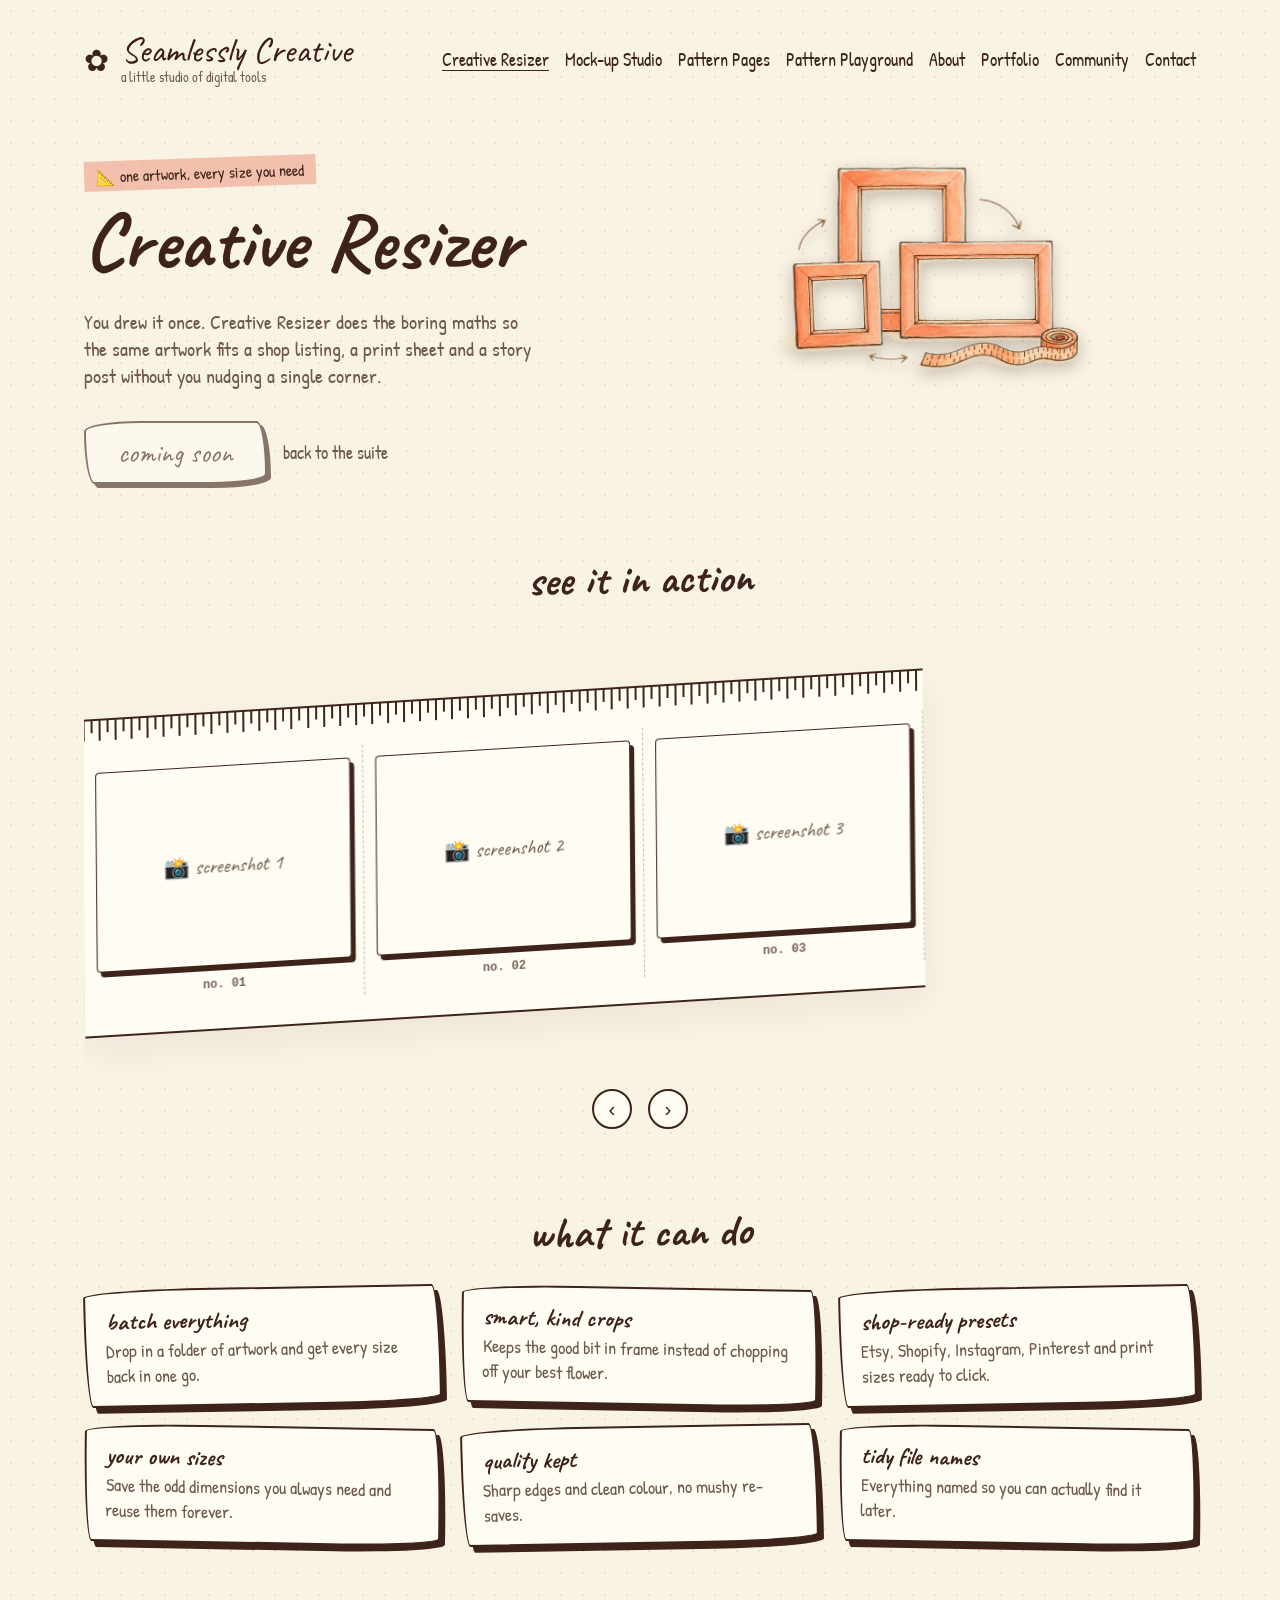
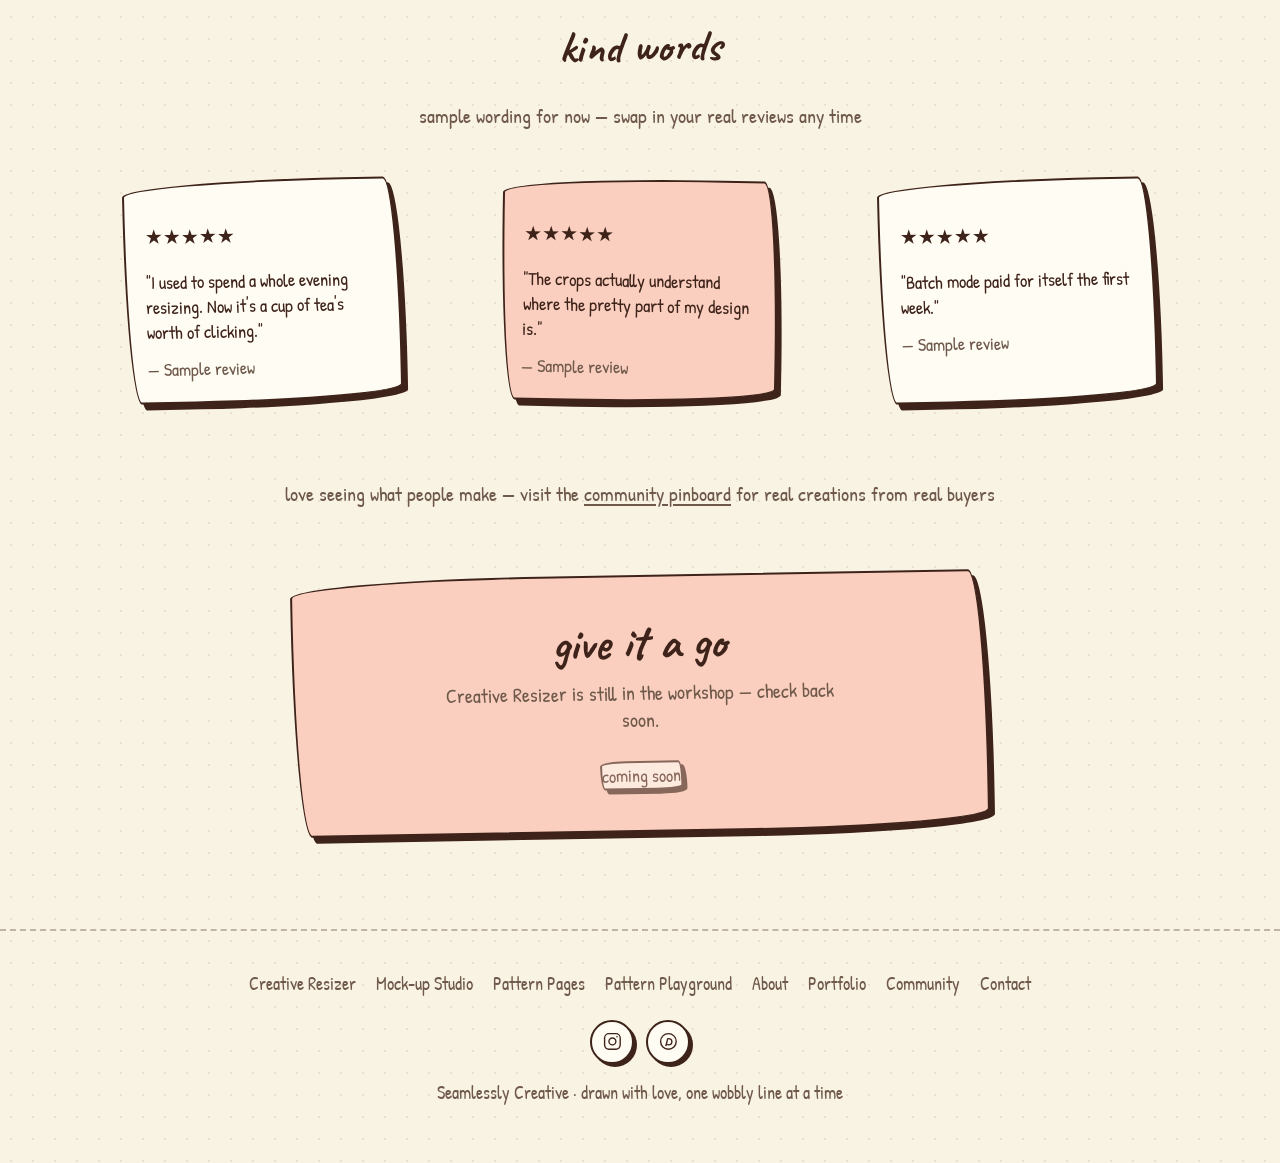
<file: creative-resizer.html>
<!DOCTYPE html>
<html lang="en">
<head>
<meta charset="utf-8" />
<meta name="viewport" content="width=device-width, initial-scale=1" />
<title>Creative Resizer — one artwork, every size you need</title>
<meta name="description" content="Drop in a design and get every listing, print and social size back — kindly cropped, never squished. Part of the Seamlessly Creative suite." />
<meta name="author" content="Seamlessly Creative" />
<meta property="og:title" content="Creative Resizer — part of the Seamlessly Creative suite" />
<meta property="og:description" content="Drop in a design and get every listing, print and social size back — kindly cropped, never squished. Part of the Seamlessly Creative suite." />
<meta property="og:type" content="article" />
<meta name="twitter:card" content="summary_large_image" />
<link rel="icon" href="favicon.ico" type="image/x-icon" />
<link rel="preconnect" href="https://fonts.googleapis.com" />
<link rel="preconnect" href="https://fonts.gstatic.com" crossorigin />
<link rel="stylesheet" href="https://fonts.googleapis.com/css2?family=Caveat:wght@500;700&family=Patrick+Hand&display=swap" />
<link rel="stylesheet" href="styles.css" />
</head>
<body>

<header class="site">
  <div class="header-row">
    <a class="logo" href="index.html">
      <span class="logo-mark" aria-hidden="true">✿</span>
      <span class="logo-text">
        <span class="name">Seamlessly Creative</span>
        <span class="sub">a little studio of digital tools</span>
      </span>
    </a>
    <nav class="site-nav">
      <a href="creative-resizer.html" aria-current="page">Creative Resizer</a>
      <a href="mockup-studio.html">Mock-up Studio</a>
      <a href="pattern-pages.html">Pattern Pages</a>
      <a href="pattern-playground.html">Pattern Playground</a>
      <a href="about.html">About</a>
      <a href="portfolio.html">Portfolio</a>
      <a href="community.html">Community</a>
      <a href="contact.html">Contact</a>
    </nav>
  </div>
</header>

<main>

  <section class="app-hero align-top">
    <div>
      <p class="badge" style="background: color-mix(in oklab, var(--coral) 55%, transparent);">📐 one artwork, every size you need</p>
      <h1>Creative Resizer</h1>
      <p class="lede">You drew it once. Creative Resizer does the boring maths so the same artwork fits a shop listing, a print sheet and a story post without you nudging a single corner.</p>
      <div class="cta-row">
        <button type="button" class="doodle-pill" aria-disabled="true" style="background: var(--card); padding: 0.75rem 2rem; font-family: var(--font-display); font-size: 1.75rem;" disabled>coming soon</button>
        <a href="index.html#the-apps" class="back-link">back to the suite</a>
      </div>
    </div>
    <img class="hero-illustration wiggle shadowed" src="assets/app-resizer-hero.webp" width="700" height="525" alt="Hand-drawn sketch of nested photo frames in different sizes with a measuring tape" />
  </section>

  <section class="page-section">
    <h2>see it in action</h2>
    <div class="tape-container" data-scroll-strip>
      <div class="measuring-tape-wave">
        <div class="tape-track">
          <div class="tape-frame">
            <div class="tape-frame-placeholder"><span>📸 screenshot 1</span></div>
            <span class="tape-inch-marker">no. 01</span>
          </div>
          <div class="tape-frame">
            <div class="tape-frame-placeholder"><span>📸 screenshot 2</span></div>
            <span class="tape-inch-marker">no. 02</span>
          </div>
          <div class="tape-frame">
            <div class="tape-frame-placeholder"><span>📸 screenshot 3</span></div>
            <span class="tape-inch-marker">no. 03</span>
          </div>
        </div>
      </div>
    </div>
    <div class="strip-controls">
      <button type="button" class="strip-arrow" data-scroll-dir="-1" aria-label="Show previous screenshot">‹</button>
      <button type="button" class="strip-arrow" data-scroll-dir="1" aria-label="Show next screenshot">›</button>
    </div>
  </section>

  <section class="page-section">
    <h2>what it can do</h2>
    <div class="feature-grid">
          <div class="doodle-card feature-tile" style="transform: rotate(-1deg);"><h3>batch everything</h3><p>Drop in a folder of artwork and get every size back in one go.</p></div>
          <div class="doodle-card feature-tile" style="transform: rotate(1deg);"><h3>smart, kind crops</h3><p>Keeps the good bit in frame instead of chopping off your best flower.</p></div>
          <div class="doodle-card feature-tile" style="transform: rotate(-1deg);"><h3>shop-ready presets</h3><p>Etsy, Shopify, Instagram, Pinterest and print sizes ready to click.</p></div>
          <div class="doodle-card feature-tile" style="transform: rotate(1deg);"><h3>your own sizes</h3><p>Save the odd dimensions you always need and reuse them forever.</p></div>
          <div class="doodle-card feature-tile" style="transform: rotate(-1deg);"><h3>quality kept</h3><p>Sharp edges and clean colour, no mushy re-saves.</p></div>
          <div class="doodle-card feature-tile" style="transform: rotate(1deg);"><h3>tidy file names</h3><p>Everything named so you can actually find it later.</p></div>
    </div>
  </section>

  <section class="page-section">
    <h2>kind words</h2>
    <p class="section-sub" style="margin-bottom:2rem;">sample wording for now — swap in your real reviews any time</p>
    <div class="reviews">
          <figure class="doodle-card review" style="transform: rotate(-1.2deg);"><p class="stars" aria-hidden="true">★★★★★</p><blockquote>&quot;I used to spend a whole evening resizing. Now it's a cup of tea's worth of clicking.&quot;</blockquote><figcaption>— Sample review</figcaption></figure>
          <figure class="doodle-card review" style="background: color-mix(in oklab, var(--coral) 45%, var(--card)); transform: rotate(1.2deg);"><p class="stars" aria-hidden="true">★★★★★</p><blockquote>&quot;The crops actually understand where the pretty part of my design is.&quot;</blockquote><figcaption>— Sample review</figcaption></figure>
          <figure class="doodle-card review" style="transform: rotate(-1.2deg);"><p class="stars" aria-hidden="true">★★★★★</p><blockquote>&quot;Batch mode paid for itself the first week.&quot;</blockquote><figcaption>— Sample review</figcaption></figure>
    </div>
  </section>

  <section class="page-section" style="text-align: center; padding-top: 0; padding-bottom: 0;">
    <p class="section-sub">love seeing what people make — visit the <a href="community.html" style="text-decoration: underline; text-underline-offset: 3px;">community pinboard</a> for real creations from real buyers</p>
  </section>

  <section class="final-cta">
    <div class="doodle-card" style="background: color-mix(in oklab, var(--coral) 45%, var(--card));">
      <h2>give it a go</h2>
      <p>Creative Resizer is still in the workshop &mdash; check back soon.</p>
      <span class="doodle-pill" aria-disabled="true" style="background: var(--card);">coming soon</span>
    </div>
  </section>

</main>

<footer class="site">
  <div class="foot-links">
    <a href="creative-resizer.html" aria-current="page">Creative Resizer</a>
      <a href="mockup-studio.html">Mock-up Studio</a>
      <a href="pattern-pages.html">Pattern Pages</a>
      <a href="pattern-playground.html">Pattern Playground</a>
      <a href="about.html">About</a>
      <a href="portfolio.html">Portfolio</a>
      <a href="community.html">Community</a>
      <a href="contact.html">Contact</a>
  </div>
  <div class="social-row">
      <a class="social-icon" href="https://instagram.com/check_designz" target="_blank" rel="noopener noreferrer" aria-label="Instagram">
        <svg viewBox="0 0 24 24" aria-hidden="true"><rect x="3" y="3" width="18" height="18" rx="5"/><circle cx="12" cy="12" r="4"/><circle cx="17.3" cy="6.7" r="0.9" fill="currentColor" stroke="none"/></svg>
      </a>
      <a class="social-icon" href="https://pinterest.com/CheckDesignz" target="_blank" rel="noopener noreferrer" aria-label="Pinterest">
        <svg viewBox="0 0 24 24" aria-hidden="true"><circle cx="12" cy="12" r="9"/><path d="M9 17.5c.6-2.3 1.7-6.7 2.2-8.7M11 9c2.7-.8 5 .6 5 3.2 0 2.2-1.6 3.8-3.6 3.8-.9 0-1.5-.3-1.9-.7"/></svg>
      </a>
    </div>
  <p class="colophon">Seamlessly Creative · drawn with love, one wobbly line at a time</p>
</footer>


<script src="app.js"></script>
</body>
</html>
</file>
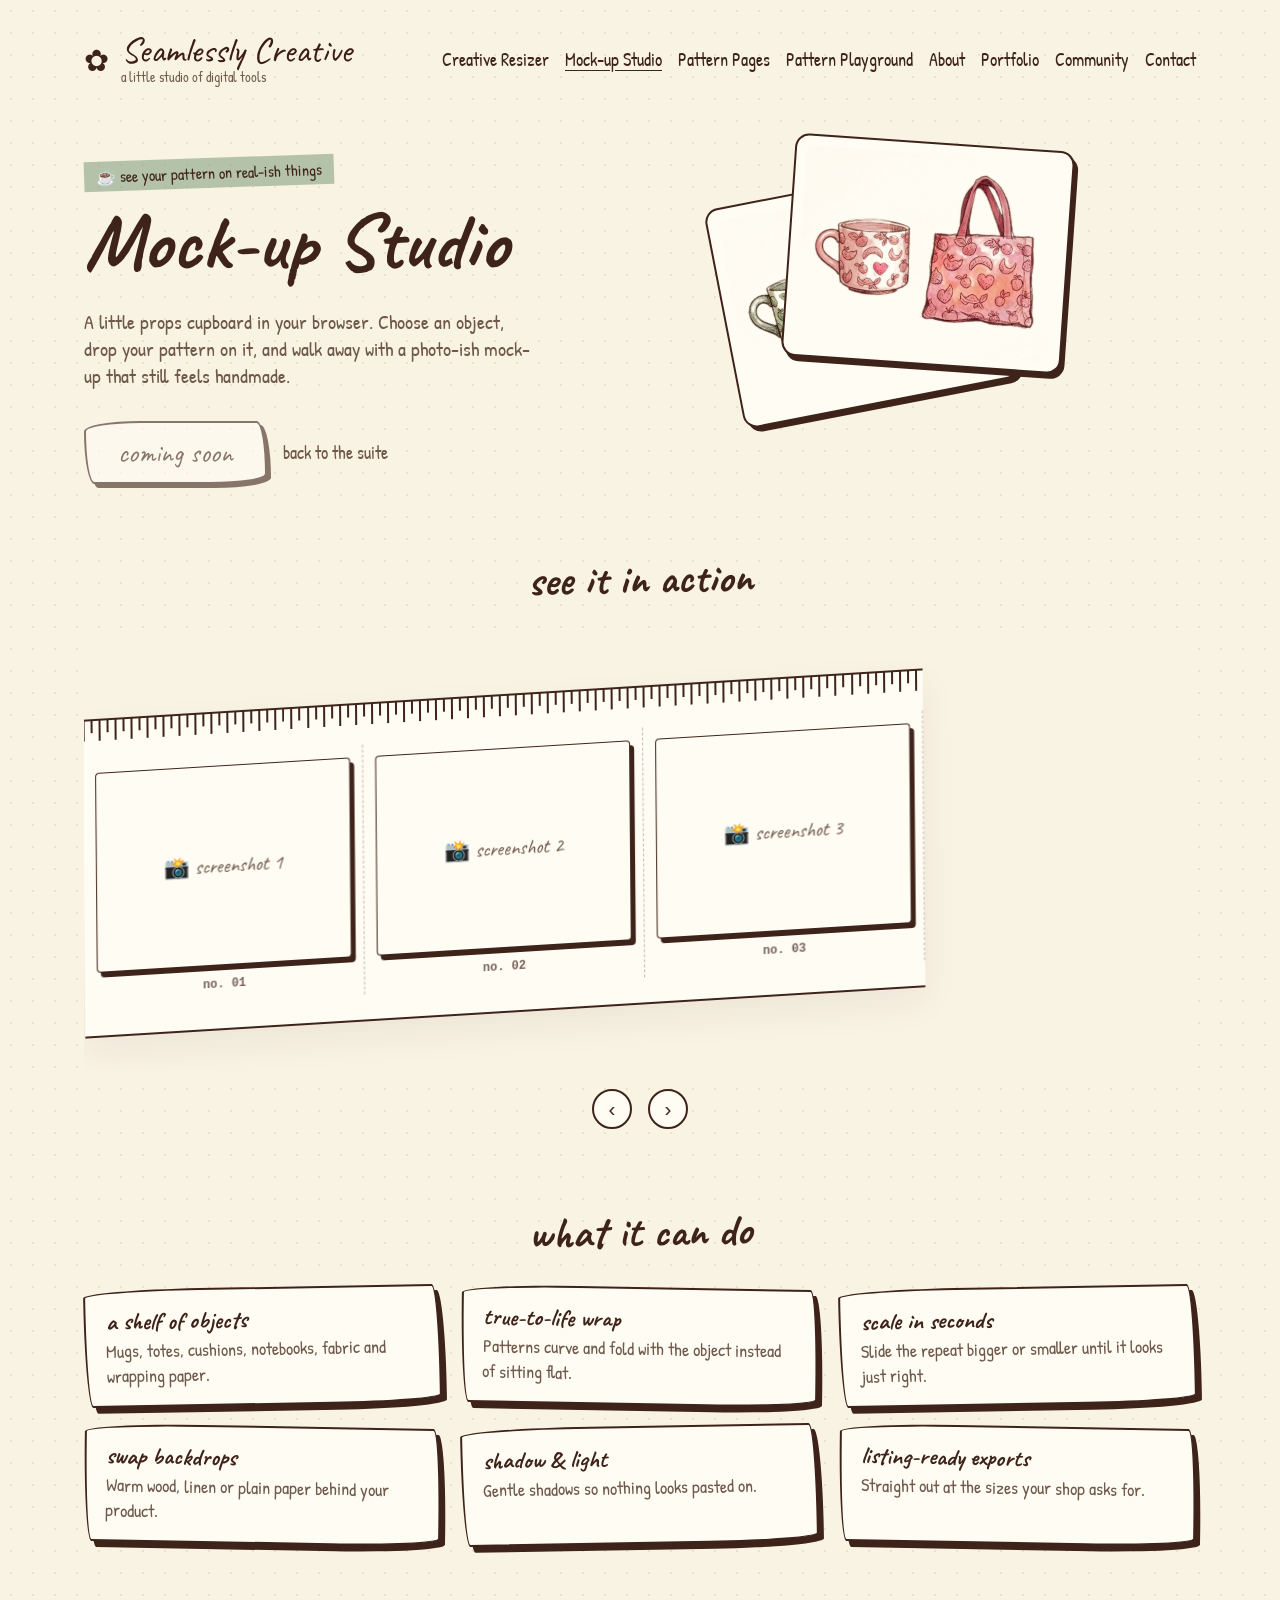
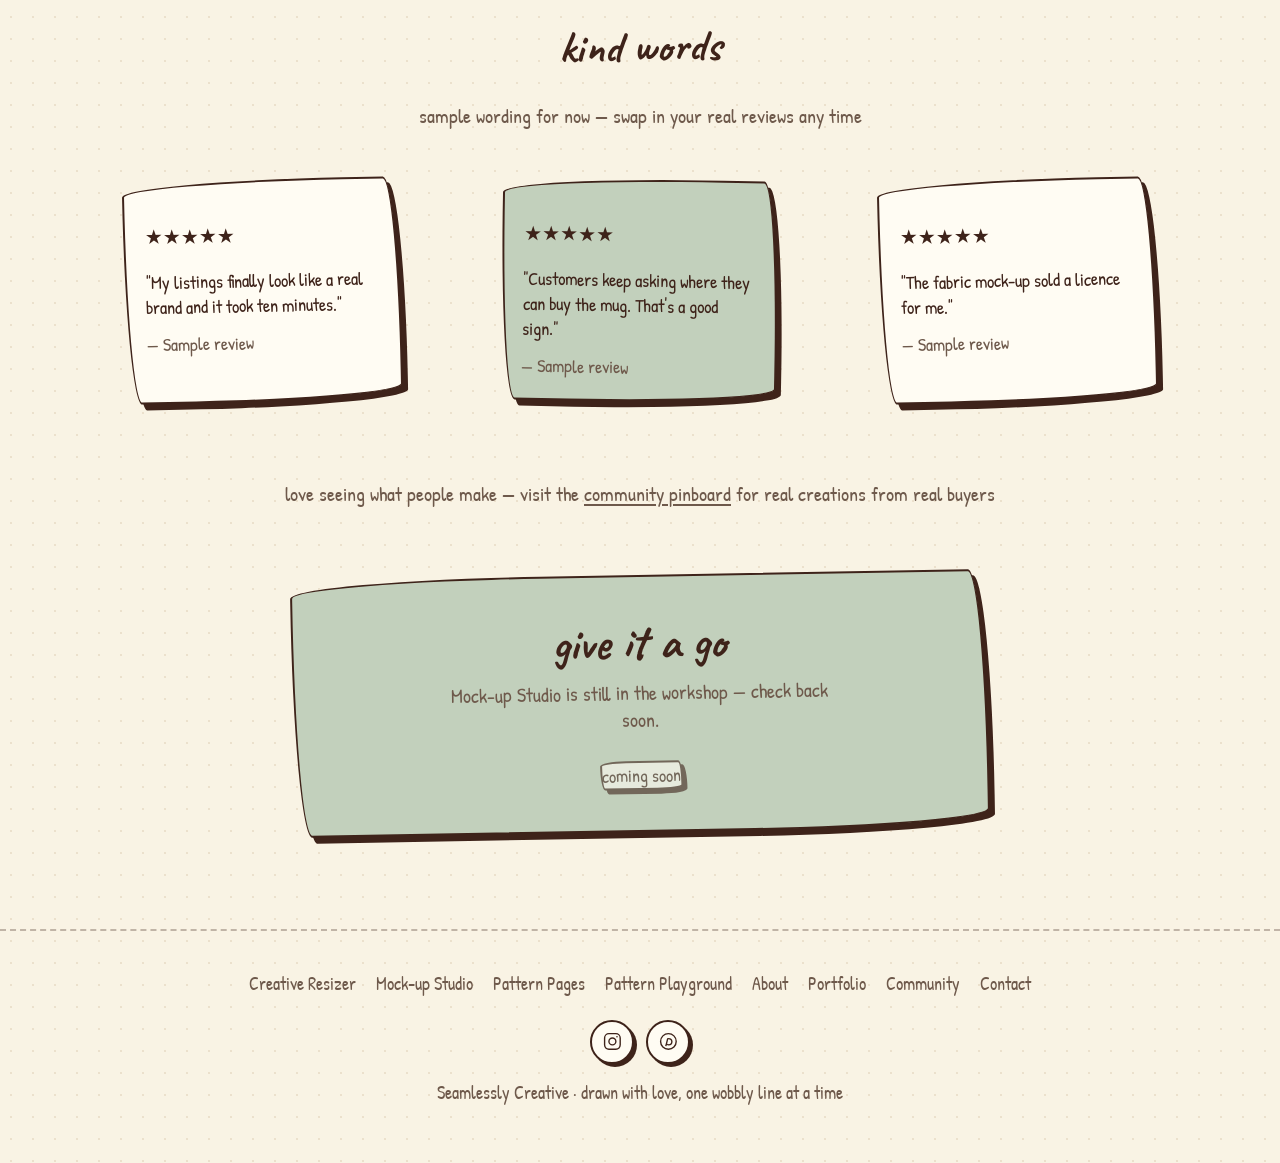
<file: mockup-studio.html>
<!DOCTYPE html>
<html lang="en">
<head>
<meta charset="utf-8" />
<meta name="viewport" content="width=device-width, initial-scale=1" />
<title>Mock-up Studio — see your pattern on real-ish things</title>
<meta name="description" content="Wrap your designs around mugs, totes, cushions and fabric so shoppers can picture them at home. Part of the Seamlessly Creative suite." />
<meta name="author" content="Seamlessly Creative" />
<meta property="og:title" content="Mock-up Studio — part of the Seamlessly Creative suite" />
<meta property="og:description" content="Wrap your designs around mugs, totes, cushions and fabric so shoppers can picture them at home. Part of the Seamlessly Creative suite." />
<meta property="og:type" content="article" />
<meta name="twitter:card" content="summary_large_image" />
<link rel="icon" href="favicon.ico" type="image/x-icon" />
<link rel="preconnect" href="https://fonts.googleapis.com" />
<link rel="preconnect" href="https://fonts.gstatic.com" crossorigin />
<link rel="stylesheet" href="https://fonts.googleapis.com/css2?family=Caveat:wght@500;700&family=Patrick+Hand&display=swap" />
<link rel="stylesheet" href="styles.css" />
</head>
<body>

<header class="site">
  <div class="header-row">
    <a class="logo" href="index.html">
      <span class="logo-mark" aria-hidden="true">✿</span>
      <span class="logo-text">
        <span class="name">Seamlessly Creative</span>
        <span class="sub">a little studio of digital tools</span>
      </span>
    </a>
    <nav class="site-nav">
      <a href="creative-resizer.html">Creative Resizer</a>
      <a href="mockup-studio.html" aria-current="page">Mock-up Studio</a>
      <a href="pattern-pages.html">Pattern Pages</a>
      <a href="pattern-playground.html">Pattern Playground</a>
      <a href="about.html">About</a>
      <a href="portfolio.html">Portfolio</a>
      <a href="community.html">Community</a>
      <a href="contact.html">Contact</a>
    </nav>
  </div>
</header>

<main>

  <section class="app-hero align-top">
    <div>
      <p class="badge" style="background: color-mix(in oklab, var(--sage) 55%, transparent);">☕ see your pattern on real-ish things</p>
      <h1>Mock-up Studio</h1>
      <p class="lede">A little props cupboard in your browser. Choose an object, drop your pattern on it, and walk away with a photo-ish mock-up that still feels handmade.</p>
      <div class="cta-row">
        <button type="button" class="doodle-pill" aria-disabled="true" style="background: var(--card); padding: 0.75rem 2rem; font-family: var(--font-display); font-size: 1.75rem;" disabled>coming soon</button>
        <a href="index.html#the-apps" class="back-link">back to the suite</a>
      </div>
    </div>
    <div class="photo-stack">
      <div class="photo-card photo-back"><img src="assets/app-mockup-hero.webp" width="700" height="544" alt="" aria-hidden="true" /></div>
      <div class="photo-card photo-front wiggle"><img src="assets/app-mockup-hero-pink.webp" width="700" height="544" alt="Hand-drawn mug and tote bag covered in a soft pink pattern" /></div>
    </div>
  </section>

  <section class="page-section">
    <h2>see it in action</h2>
    <div class="tape-container" data-scroll-strip>
      <div class="measuring-tape-wave">
        <div class="tape-track">
          <div class="tape-frame">
            <div class="tape-frame-placeholder"><span>📸 screenshot 1</span></div>
            <span class="tape-inch-marker">no. 01</span>
          </div>
          <div class="tape-frame">
            <div class="tape-frame-placeholder"><span>📸 screenshot 2</span></div>
            <span class="tape-inch-marker">no. 02</span>
          </div>
          <div class="tape-frame">
            <div class="tape-frame-placeholder"><span>📸 screenshot 3</span></div>
            <span class="tape-inch-marker">no. 03</span>
          </div>
        </div>
      </div>
    </div>
    <div class="strip-controls">
      <button type="button" class="strip-arrow" data-scroll-dir="-1" aria-label="Show previous screenshot">‹</button>
      <button type="button" class="strip-arrow" data-scroll-dir="1" aria-label="Show next screenshot">›</button>
    </div>
  </section>

  <section class="page-section">
    <h2>what it can do</h2>
    <div class="feature-grid">
          <div class="doodle-card feature-tile" style="transform: rotate(-1deg);"><h3>a shelf of objects</h3><p>Mugs, totes, cushions, notebooks, fabric and wrapping paper.</p></div>
          <div class="doodle-card feature-tile" style="transform: rotate(1deg);"><h3>true-to-life wrap</h3><p>Patterns curve and fold with the object instead of sitting flat.</p></div>
          <div class="doodle-card feature-tile" style="transform: rotate(-1deg);"><h3>scale in seconds</h3><p>Slide the repeat bigger or smaller until it looks just right.</p></div>
          <div class="doodle-card feature-tile" style="transform: rotate(1deg);"><h3>swap backdrops</h3><p>Warm wood, linen or plain paper behind your product.</p></div>
          <div class="doodle-card feature-tile" style="transform: rotate(-1deg);"><h3>shadow &amp; light</h3><p>Gentle shadows so nothing looks pasted on.</p></div>
          <div class="doodle-card feature-tile" style="transform: rotate(1deg);"><h3>listing-ready exports</h3><p>Straight out at the sizes your shop asks for.</p></div>
    </div>
  </section>

  <section class="page-section">
    <h2>kind words</h2>
    <p class="section-sub" style="margin-bottom:2rem;">sample wording for now — swap in your real reviews any time</p>
    <div class="reviews">
          <figure class="doodle-card review" style="transform: rotate(-1.2deg);"><p class="stars" aria-hidden="true">★★★★★</p><blockquote>&quot;My listings finally look like a real brand and it took ten minutes.&quot;</blockquote><figcaption>— Sample review</figcaption></figure>
          <figure class="doodle-card review" style="background: color-mix(in oklab, var(--sage) 45%, var(--card)); transform: rotate(1.2deg);"><p class="stars" aria-hidden="true">★★★★★</p><blockquote>&quot;Customers keep asking where they can buy the mug. That's a good sign.&quot;</blockquote><figcaption>— Sample review</figcaption></figure>
          <figure class="doodle-card review" style="transform: rotate(-1.2deg);"><p class="stars" aria-hidden="true">★★★★★</p><blockquote>&quot;The fabric mock-up sold a licence for me.&quot;</blockquote><figcaption>— Sample review</figcaption></figure>
    </div>
  </section>

  <section class="page-section" style="text-align: center; padding-top: 0; padding-bottom: 0;">
    <p class="section-sub">love seeing what people make — visit the <a href="community.html" style="text-decoration: underline; text-underline-offset: 3px;">community pinboard</a> for real creations from real buyers</p>
  </section>

  <section class="final-cta">
    <div class="doodle-card" style="background: color-mix(in oklab, var(--sage) 45%, var(--card));">
      <h2>give it a go</h2>
      <p>Mock-up Studio is still in the workshop &mdash; check back soon.</p>
      <span class="doodle-pill" aria-disabled="true" style="background: var(--card);">coming soon</span>
    </div>
  </section>

</main>

<footer class="site">
  <div class="foot-links">
    <a href="creative-resizer.html">Creative Resizer</a>
      <a href="mockup-studio.html" aria-current="page">Mock-up Studio</a>
      <a href="pattern-pages.html">Pattern Pages</a>
      <a href="pattern-playground.html">Pattern Playground</a>
      <a href="about.html">About</a>
      <a href="portfolio.html">Portfolio</a>
      <a href="community.html">Community</a>
      <a href="contact.html">Contact</a>
  </div>
  <div class="social-row">
      <a class="social-icon" href="https://instagram.com/check_designz" target="_blank" rel="noopener noreferrer" aria-label="Instagram">
        <svg viewBox="0 0 24 24" aria-hidden="true"><rect x="3" y="3" width="18" height="18" rx="5"/><circle cx="12" cy="12" r="4"/><circle cx="17.3" cy="6.7" r="0.9" fill="currentColor" stroke="none"/></svg>
      </a>
      <a class="social-icon" href="https://pinterest.com/CheckDesignz" target="_blank" rel="noopener noreferrer" aria-label="Pinterest">
        <svg viewBox="0 0 24 24" aria-hidden="true"><circle cx="12" cy="12" r="9"/><path d="M9 17.5c.6-2.3 1.7-6.7 2.2-8.7M11 9c2.7-.8 5 .6 5 3.2 0 2.2-1.6 3.8-3.6 3.8-.9 0-1.5-.3-1.9-.7"/></svg>
      </a>
    </div>
  <p class="colophon">Seamlessly Creative · drawn with love, one wobbly line at a time</p>
</footer>


<script src="app.js"></script>
</body>
</html>
</file>
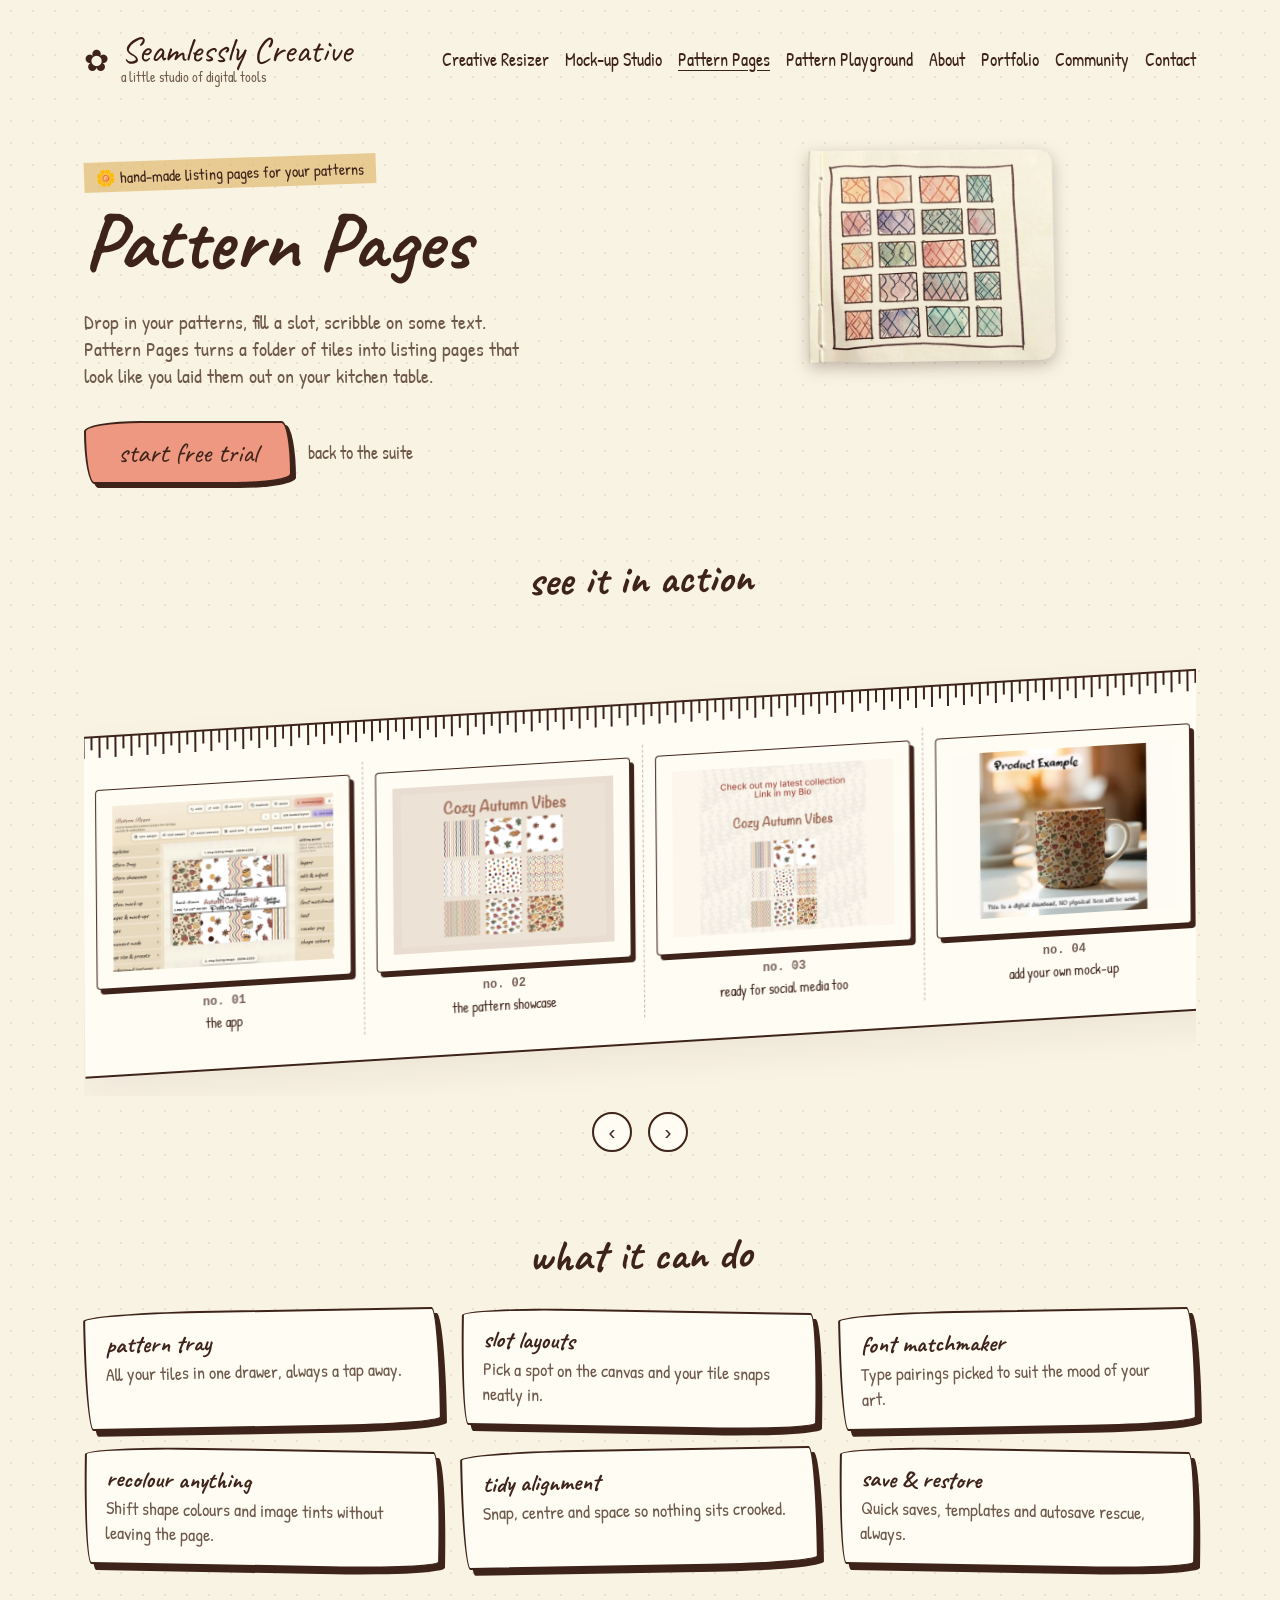
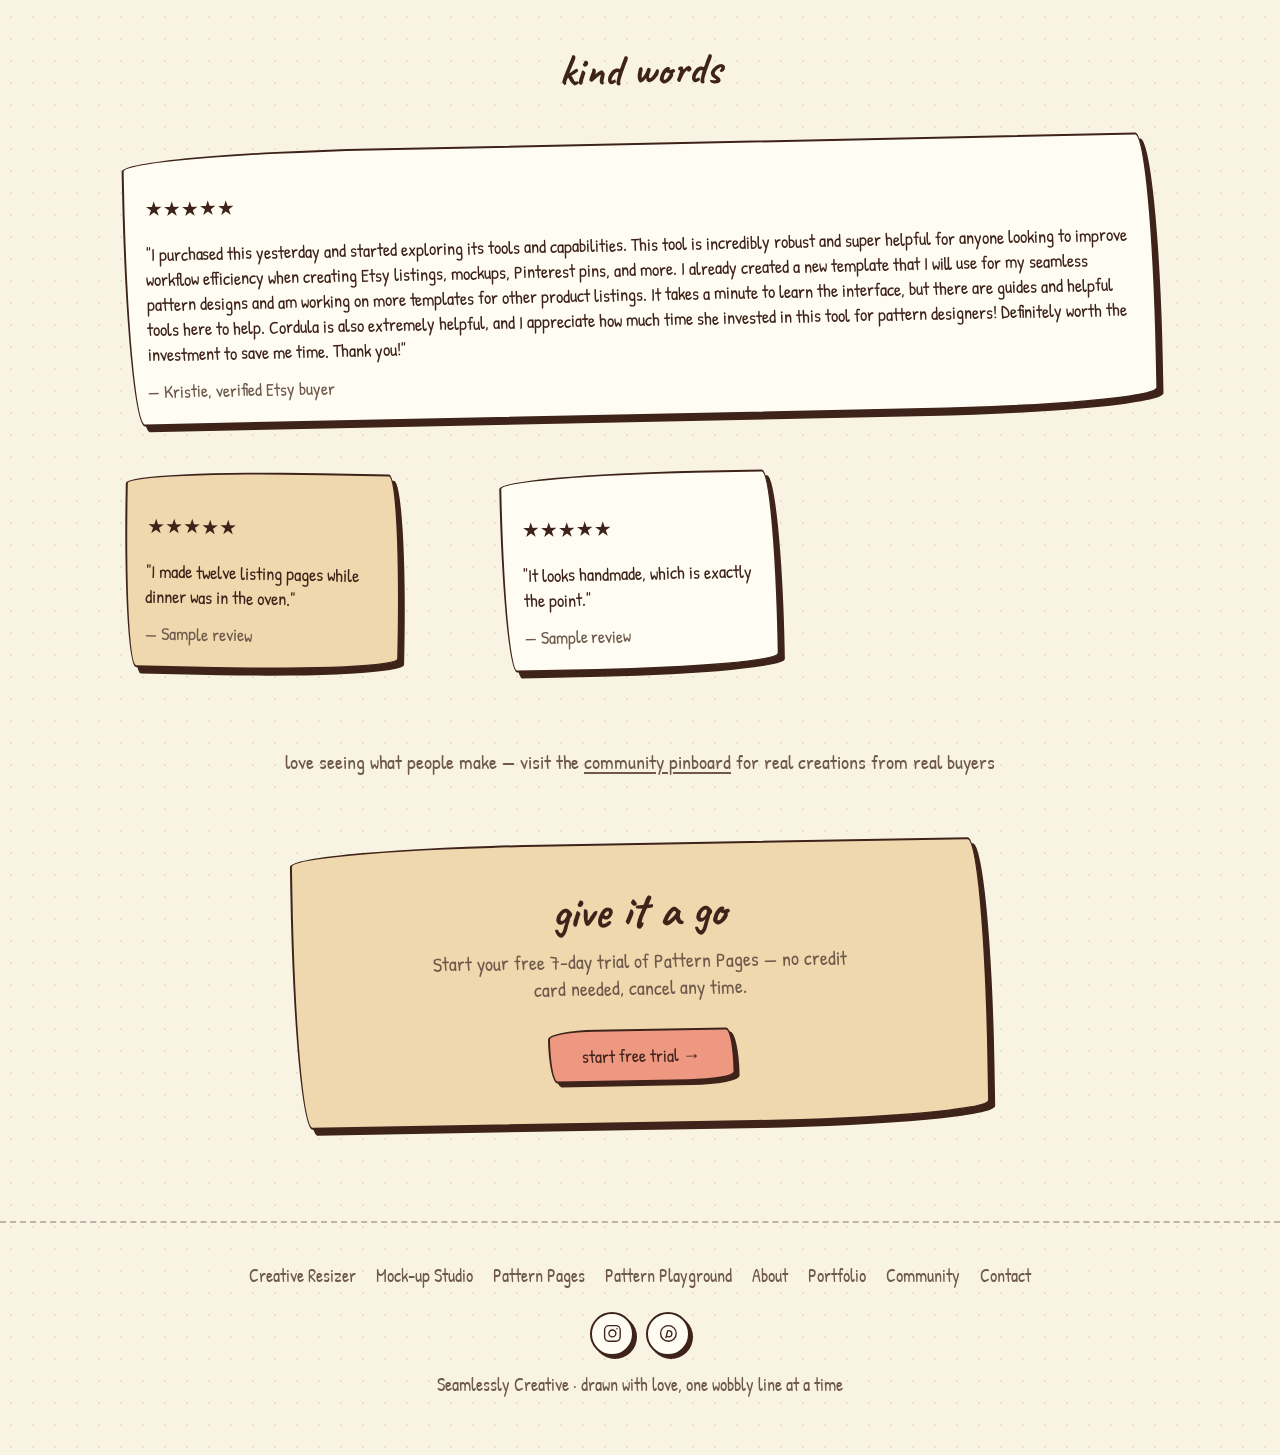
<file: pattern-pages.html>
<!DOCTYPE html>
<html lang="en">
<head>
<meta charset="utf-8" />
<meta name="viewport" content="width=device-width, initial-scale=1" />
<title>Pattern Pages — hand-made listing pages for your patterns</title>
<meta name="description" content="Arrange your tiles on a wobbly canvas and download charming listing pages for shops and socials. Part of the Seamlessly Creative suite." />
<meta name="author" content="Seamlessly Creative" />
<meta property="og:title" content="Pattern Pages — part of the Seamlessly Creative suite" />
<meta property="og:description" content="Arrange your tiles on a wobbly canvas and download charming listing pages for shops and socials. Part of the Seamlessly Creative suite." />
<meta property="og:type" content="article" />
<meta name="twitter:card" content="summary_large_image" />
<link rel="icon" href="favicon.ico" type="image/x-icon" />
<link rel="preconnect" href="https://fonts.googleapis.com" />
<link rel="preconnect" href="https://fonts.gstatic.com" crossorigin />
<link rel="stylesheet" href="https://fonts.googleapis.com/css2?family=Caveat:wght@500;700&family=Patrick+Hand&display=swap" />
<link rel="stylesheet" href="styles.css" />
</head>
<body>

<header class="site">
  <div class="header-row">
    <a class="logo" href="index.html">
      <span class="logo-mark" aria-hidden="true">✿</span>
      <span class="logo-text">
        <span class="name">Seamlessly Creative</span>
        <span class="sub">a little studio of digital tools</span>
      </span>
    </a>
    <nav class="site-nav">
      <a href="creative-resizer.html">Creative Resizer</a>
      <a href="mockup-studio.html">Mock-up Studio</a>
      <a href="pattern-pages.html" aria-current="page">Pattern Pages</a>
      <a href="pattern-playground.html">Pattern Playground</a>
      <a href="about.html">About</a>
      <a href="portfolio.html">Portfolio</a>
      <a href="community.html">Community</a>
      <a href="contact.html">Contact</a>
    </nav>
  </div>
</header>

<main>

  <section class="app-hero align-top">
    <div>
      <p class="badge" style="background: color-mix(in oklab, var(--mustard) 55%, transparent);">🌼 hand-made listing pages for your patterns</p>
      <h1>Pattern Pages</h1>
      <p class="lede">Drop in your patterns, fill a slot, scribble on some text. Pattern Pages turns a folder of tiles into listing pages that look like you laid them out on your kitchen table.</p>
      <div class="cta-row">
        <button type="button" class="doodle-pill cta-coral" style="padding: 0.75rem 2rem; font-family: var(--font-display); font-size: 1.75rem;" data-trial="Pattern Pages" data-url="https://ppages.checkdesignz.com">start free trial</button>
        <a href="index.html#the-apps" class="back-link">back to the suite</a>
      </div>
    </div>
    <img class="hero-illustration wiggle shadowed" src="assets/pattern-pages-hero.webp" width="700" height="498" alt="Hand-drawn sketchbook open to a grid of colourful pattern swatch tiles" />
  </section>

  <section class="page-section">
    <h2>see it in action</h2>
    <div class="tape-container" data-scroll-strip>
      <div class="measuring-tape-wave">
        <div class="tape-track">
          <div class="tape-frame">
            <img src="assets/pattern-pages-screenshot-1.webp" width="560" height="400" loading="lazy" alt="Pattern Pages editor showing an Etsy listing image being built for an Autumn Coffee Break seamless pattern bundle" />
            <span class="tape-inch-marker">no. 01</span>
            <span class="tape-caption">the app</span>
          </div>
          <div class="tape-frame">
            <img src="assets/pattern-pages-screenshot-2.webp" width="560" height="400" loading="lazy" alt="Pattern Pages showcase grid titled Cozy Autumn Vibes, showing nine coordinating seamless pattern swatches" />
            <span class="tape-inch-marker">no. 02</span>
            <span class="tape-caption">the pattern showcase</span>
          </div>
          <div class="tape-frame">
            <img src="assets/pattern-pages-screenshot-3.webp" width="560" height="400" loading="lazy" alt="The same Cozy Autumn Vibes pattern showcase reused as a square Instagram post, with Check out my latest collection caption text" />
            <span class="tape-inch-marker">no. 03</span>
            <span class="tape-caption">ready for social media too</span>
          </div>
          <div class="tape-frame">
            <img src="assets/pattern-pages-screenshot-4.webp" width="560" height="400" loading="lazy" alt="Product example mock-up of the Autumn Coffee Break pattern on a coffee mug, with a digital-download disclaimer caption" />
            <span class="tape-inch-marker">no. 04</span>
            <span class="tape-caption">add your own mock-up</span>
          </div>
          <div class="tape-frame">
            <img src="assets/pattern-pages-screenshot-5.webp" width="560" height="400" loading="lazy" alt="Etsy Assistant panel generating Etsy tags, long-tail keywords and a listing title from the Cozy Autumn Vibes pattern theme" />
            <span class="tape-inch-marker">no. 05</span>
            <span class="tape-caption">etsy assistant</span>
          </div>
        </div>
      </div>
    </div>
    <div class="strip-controls">
      <button type="button" class="strip-arrow" data-scroll-dir="-1" aria-label="Show previous screenshot">‹</button>
      <button type="button" class="strip-arrow" data-scroll-dir="1" aria-label="Show next screenshot">›</button>
    </div>
  </section>

  <section class="page-section">
    <h2>what it can do</h2>
    <div class="feature-grid">
          <div class="doodle-card feature-tile" style="transform: rotate(-1deg);"><h3>pattern tray</h3><p>All your tiles in one drawer, always a tap away.</p></div>
          <div class="doodle-card feature-tile" style="transform: rotate(1deg);"><h3>slot layouts</h3><p>Pick a spot on the canvas and your tile snaps neatly in.</p></div>
          <div class="doodle-card feature-tile" style="transform: rotate(-1deg);"><h3>font matchmaker</h3><p>Type pairings picked to suit the mood of your art.</p></div>
          <div class="doodle-card feature-tile" style="transform: rotate(1deg);"><h3>recolour anything</h3><p>Shift shape colours and image tints without leaving the page.</p></div>
          <div class="doodle-card feature-tile" style="transform: rotate(-1deg);"><h3>tidy alignment</h3><p>Snap, centre and space so nothing sits crooked.</p></div>
          <div class="doodle-card feature-tile" style="transform: rotate(1deg);"><h3>save &amp; restore</h3><p>Quick saves, templates and autosave rescue, always.</p></div>
    </div>
  </section>

  <section class="page-section">
    <h2>kind words</h2>
    
    <div class="reviews">
          <figure class="doodle-card review" style="transform: rotate(-1.2deg); grid-column: 1 / -1;"><p class="stars" aria-hidden="true">★★★★★</p><blockquote>&quot;I purchased this yesterday and started exploring its tools and capabilities. This tool is incredibly robust and super helpful for anyone looking to improve workflow efficiency when creating Etsy listings, mockups, Pinterest pins, and more. I already created a new template that I will use for my seamless pattern designs and am working on more templates for other product listings. It takes a minute to learn the interface, but there are guides and helpful tools here to help. Cordula is also extremely helpful, and I appreciate how much time she invested in this tool for pattern designers! Definitely worth the investment to save me time. Thank you!&quot;</blockquote><figcaption>— Kristie, verified Etsy buyer</figcaption></figure>
          <figure class="doodle-card review" style="background: color-mix(in oklab, var(--mustard) 45%, var(--card)); transform: rotate(1.2deg);"><p class="stars" aria-hidden="true">★★★★★</p><blockquote>&quot;I made twelve listing pages while dinner was in the oven.&quot;</blockquote><figcaption>— Sample review</figcaption></figure>
          <figure class="doodle-card review" style="transform: rotate(-1.2deg);"><p class="stars" aria-hidden="true">★★★★★</p><blockquote>&quot;It looks handmade, which is exactly the point.&quot;</blockquote><figcaption>— Sample review</figcaption></figure>
    </div>
  </section>

  <section class="page-section" style="text-align: center; padding-top: 0; padding-bottom: 0;">
    <p class="section-sub">love seeing what people make — visit the <a href="community.html" style="text-decoration: underline; text-underline-offset: 3px;">community pinboard</a> for real creations from real buyers</p>
  </section>

  <section class="final-cta">
    <div class="doodle-card" style="background: color-mix(in oklab, var(--mustard) 45%, var(--card));">
      <h2>give it a go</h2>
      <p>Start your free 7-day trial of Pattern Pages — no credit card needed, cancel any time.</p>
      <button type="button" class="doodle-pill cta-coral" data-trial="Pattern Pages" data-url="https://ppages.checkdesignz.com">start free trial →</button>
    </div>
  </section>

</main>

<footer class="site">
  <div class="foot-links">
    <a href="creative-resizer.html">Creative Resizer</a>
      <a href="mockup-studio.html">Mock-up Studio</a>
      <a href="pattern-pages.html" aria-current="page">Pattern Pages</a>
      <a href="pattern-playground.html">Pattern Playground</a>
      <a href="about.html">About</a>
      <a href="portfolio.html">Portfolio</a>
      <a href="community.html">Community</a>
      <a href="contact.html">Contact</a>
  </div>
  <div class="social-row">
      <a class="social-icon" href="https://instagram.com/check_designz" target="_blank" rel="noopener noreferrer" aria-label="Instagram">
        <svg viewBox="0 0 24 24" aria-hidden="true"><rect x="3" y="3" width="18" height="18" rx="5"/><circle cx="12" cy="12" r="4"/><circle cx="17.3" cy="6.7" r="0.9" fill="currentColor" stroke="none"/></svg>
      </a>
      <a class="social-icon" href="https://pinterest.com/CheckDesignz" target="_blank" rel="noopener noreferrer" aria-label="Pinterest">
        <svg viewBox="0 0 24 24" aria-hidden="true"><circle cx="12" cy="12" r="9"/><path d="M9 17.5c.6-2.3 1.7-6.7 2.2-8.7M11 9c2.7-.8 5 .6 5 3.2 0 2.2-1.6 3.8-3.6 3.8-.9 0-1.5-.3-1.9-.7"/></svg>
      </a>
    </div>
  <p class="colophon">Seamlessly Creative · drawn with love, one wobbly line at a time</p>
</footer>

<div id="trial-modal" class="modal-overlay" hidden>
  <div class="modal-card doodle-card" role="dialog" aria-modal="true" aria-labelledby="modal-title">
    <h3 id="modal-title">Start your free 7-day trial?</h3>
    <p>It opens in a new tab and your 7-day trial starts right away — no credit card needed.</p>
    <div class="modal-actions">
      <a data-modal-go href="#" target="_blank" rel="noopener noreferrer" class="doodle-pill cta-coral">start my trial →</a>
      <button type="button" class="doodle-pill modal-cancel" data-modal-close>maybe later</button>
    </div>
  </div>
</div>
<script src="app.js"></script>
</body>
</html>
</file>
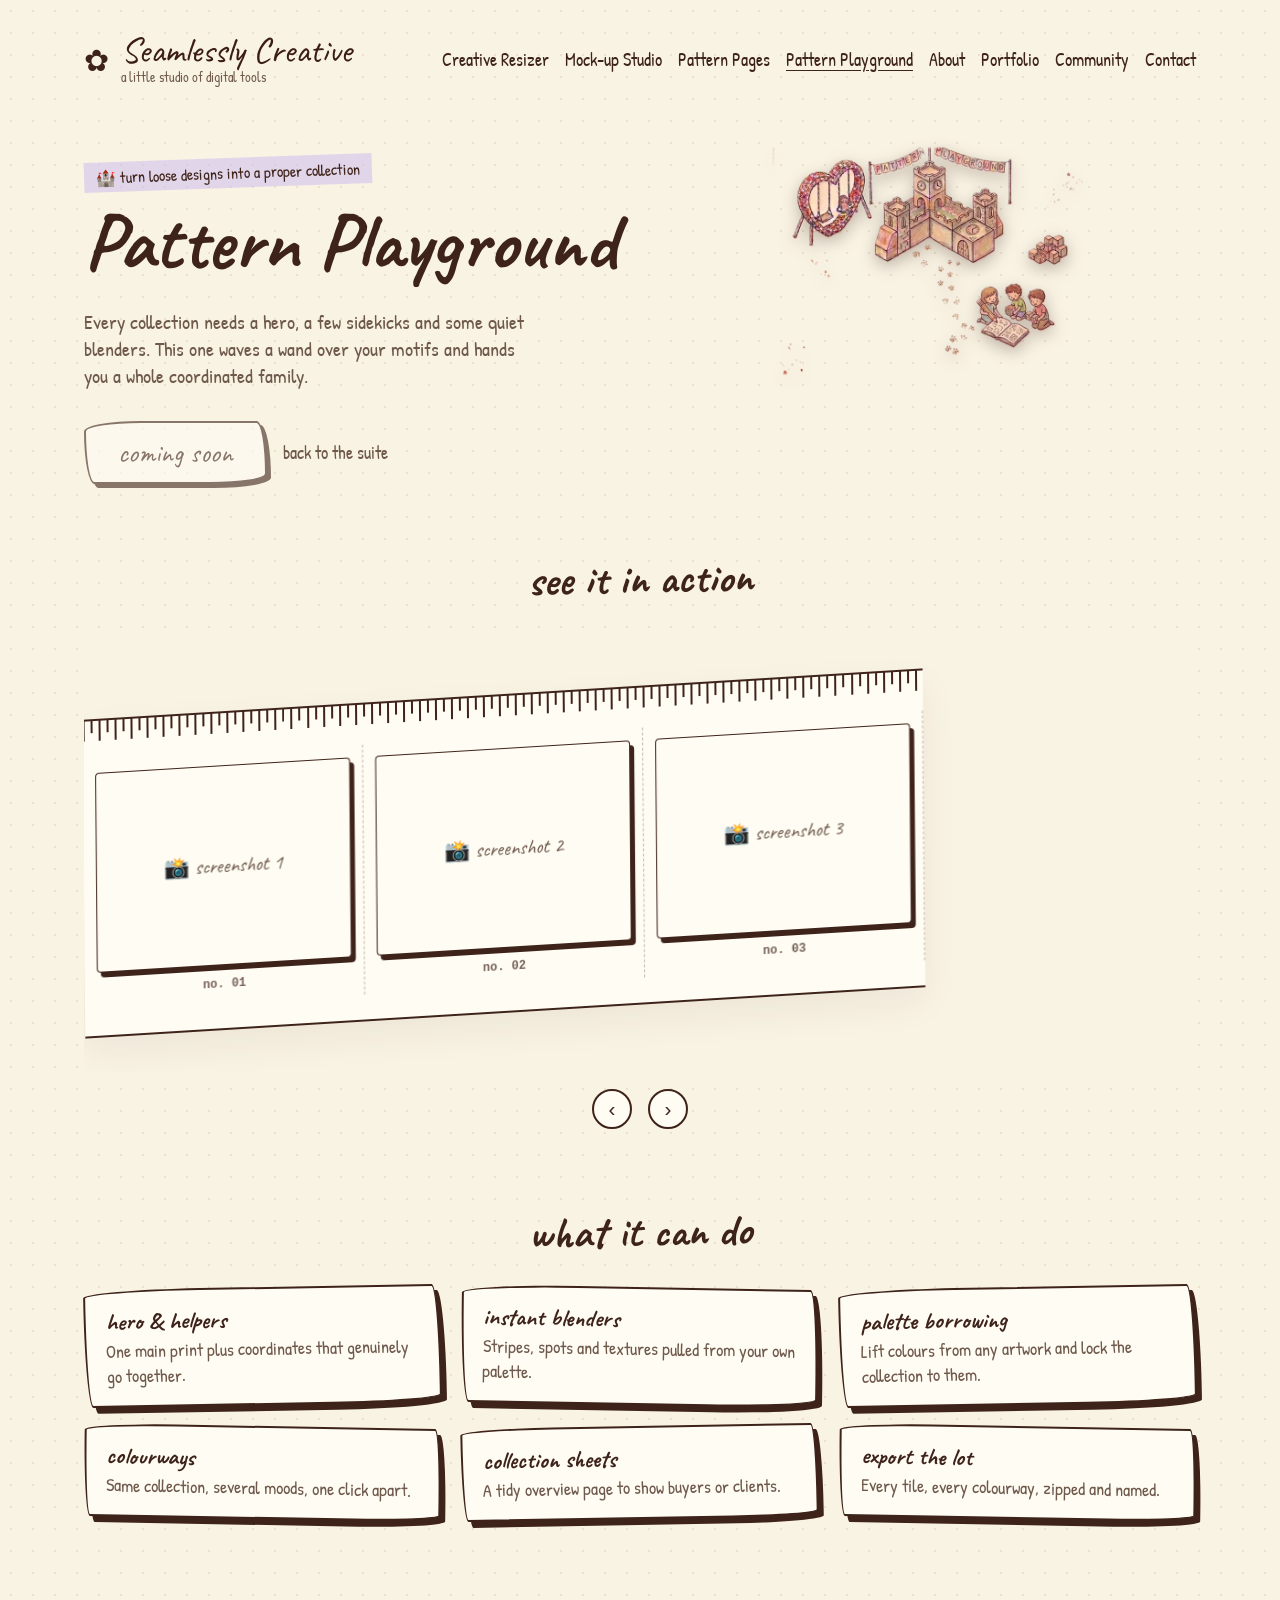
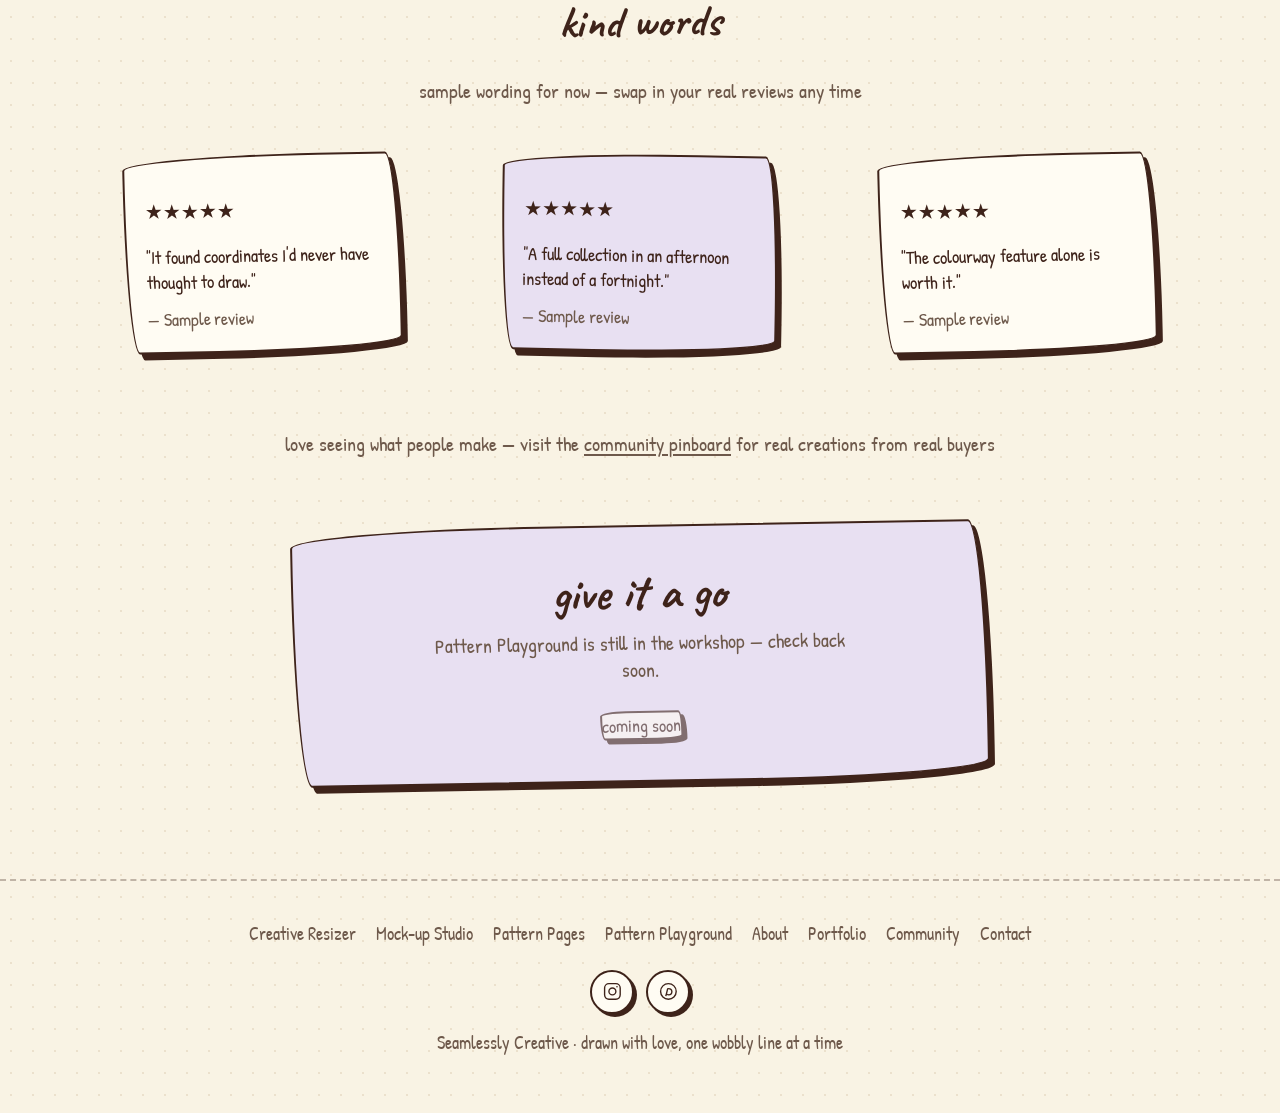
<file: pattern-playground.html>
<!DOCTYPE html>
<html lang="en">
<head>
<meta charset="utf-8" />
<meta name="viewport" content="width=device-width, initial-scale=1" />
<title>Pattern Playground — turn loose designs into a proper collection</title>
<meta name="description" content="Gather your motifs, borrow a palette and let coordinating patterns and blenders appear. Part of the Seamlessly Creative suite." />
<meta name="author" content="Seamlessly Creative" />
<meta property="og:title" content="Pattern Playground — part of the Seamlessly Creative suite" />
<meta property="og:description" content="Gather your motifs, borrow a palette and let coordinating patterns and blenders appear. Part of the Seamlessly Creative suite." />
<meta property="og:type" content="article" />
<meta name="twitter:card" content="summary_large_image" />
<link rel="icon" href="favicon.ico" type="image/x-icon" />
<link rel="preconnect" href="https://fonts.googleapis.com" />
<link rel="preconnect" href="https://fonts.gstatic.com" crossorigin />
<link rel="stylesheet" href="https://fonts.googleapis.com/css2?family=Caveat:wght@500;700&family=Patrick+Hand&display=swap" />
<link rel="stylesheet" href="styles.css" />
</head>
<body>

<header class="site">
  <div class="header-row">
    <a class="logo" href="index.html">
      <span class="logo-mark" aria-hidden="true">✿</span>
      <span class="logo-text">
        <span class="name">Seamlessly Creative</span>
        <span class="sub">a little studio of digital tools</span>
      </span>
    </a>
    <nav class="site-nav">
      <a href="creative-resizer.html">Creative Resizer</a>
      <a href="mockup-studio.html">Mock-up Studio</a>
      <a href="pattern-pages.html">Pattern Pages</a>
      <a href="pattern-playground.html" aria-current="page">Pattern Playground</a>
      <a href="about.html">About</a>
      <a href="portfolio.html">Portfolio</a>
      <a href="community.html">Community</a>
      <a href="contact.html">Contact</a>
    </nav>
  </div>
</header>

<main>

  <section class="app-hero align-top">
    <div>
      <p class="badge" style="background: color-mix(in oklab, var(--lilac) 55%, transparent);">🏰 turn loose designs into a proper collection</p>
      <h1>Pattern Playground</h1>
      <p class="lede">Every collection needs a hero, a few sidekicks and some quiet blenders. This one waves a wand over your motifs and hands you a whole coordinated family.</p>
      <div class="cta-row">
        <button type="button" class="doodle-pill" aria-disabled="true" style="background: var(--card); padding: 0.75rem 2rem; font-family: var(--font-display); font-size: 1.75rem;" disabled>coming soon</button>
        <a href="index.html#the-apps" class="back-link">back to the suite</a>
      </div>
    </div>
    <img class="hero-illustration wiggle shadowed" src="assets/pattern-playground-hero.webp" width="700" height="530" alt="Hand-drawn whimsical playground with a heart-shaped swing, a castle built from blocks and three kids reading a pattern book, under a 'Pattern Playground' banner" />
  </section>

  <section class="page-section">
    <h2>see it in action</h2>
    <div class="tape-container" data-scroll-strip>
      <div class="measuring-tape-wave">
        <div class="tape-track">
          <div class="tape-frame">
            <div class="tape-frame-placeholder"><span>📸 screenshot 1</span></div>
            <span class="tape-inch-marker">no. 01</span>
          </div>
          <div class="tape-frame">
            <div class="tape-frame-placeholder"><span>📸 screenshot 2</span></div>
            <span class="tape-inch-marker">no. 02</span>
          </div>
          <div class="tape-frame">
            <div class="tape-frame-placeholder"><span>📸 screenshot 3</span></div>
            <span class="tape-inch-marker">no. 03</span>
          </div>
        </div>
      </div>
    </div>
    <div class="strip-controls">
      <button type="button" class="strip-arrow" data-scroll-dir="-1" aria-label="Show previous screenshot">‹</button>
      <button type="button" class="strip-arrow" data-scroll-dir="1" aria-label="Show next screenshot">›</button>
    </div>
  </section>

  <section class="page-section">
    <h2>what it can do</h2>
    <div class="feature-grid">
          <div class="doodle-card feature-tile" style="transform: rotate(-1deg);"><h3>hero &amp; helpers</h3><p>One main print plus coordinates that genuinely go together.</p></div>
          <div class="doodle-card feature-tile" style="transform: rotate(1deg);"><h3>instant blenders</h3><p>Stripes, spots and textures pulled from your own palette.</p></div>
          <div class="doodle-card feature-tile" style="transform: rotate(-1deg);"><h3>palette borrowing</h3><p>Lift colours from any artwork and lock the collection to them.</p></div>
          <div class="doodle-card feature-tile" style="transform: rotate(1deg);"><h3>colourways</h3><p>Same collection, several moods, one click apart.</p></div>
          <div class="doodle-card feature-tile" style="transform: rotate(-1deg);"><h3>collection sheets</h3><p>A tidy overview page to show buyers or clients.</p></div>
          <div class="doodle-card feature-tile" style="transform: rotate(1deg);"><h3>export the lot</h3><p>Every tile, every colourway, zipped and named.</p></div>
    </div>
  </section>

  <section class="page-section">
    <h2>kind words</h2>
    <p class="section-sub" style="margin-bottom:2rem;">sample wording for now — swap in your real reviews any time</p>
    <div class="reviews">
          <figure class="doodle-card review" style="transform: rotate(-1.2deg);"><p class="stars" aria-hidden="true">★★★★★</p><blockquote>&quot;It found coordinates I'd never have thought to draw.&quot;</blockquote><figcaption>— Sample review</figcaption></figure>
          <figure class="doodle-card review" style="background: color-mix(in oklab, var(--lilac) 45%, var(--card)); transform: rotate(1.2deg);"><p class="stars" aria-hidden="true">★★★★★</p><blockquote>&quot;A full collection in an afternoon instead of a fortnight.&quot;</blockquote><figcaption>— Sample review</figcaption></figure>
          <figure class="doodle-card review" style="transform: rotate(-1.2deg);"><p class="stars" aria-hidden="true">★★★★★</p><blockquote>&quot;The colourway feature alone is worth it.&quot;</blockquote><figcaption>— Sample review</figcaption></figure>
    </div>
  </section>

  <section class="page-section" style="text-align: center; padding-top: 0; padding-bottom: 0;">
    <p class="section-sub">love seeing what people make — visit the <a href="community.html" style="text-decoration: underline; text-underline-offset: 3px;">community pinboard</a> for real creations from real buyers</p>
  </section>

  <section class="final-cta">
    <div class="doodle-card" style="background: color-mix(in oklab, var(--lilac) 45%, var(--card));">
      <h2>give it a go</h2>
      <p>Pattern Playground is still in the workshop &mdash; check back soon.</p>
      <span class="doodle-pill" aria-disabled="true" style="background: var(--card);">coming soon</span>
    </div>
  </section>

</main>

<footer class="site">
  <div class="foot-links">
    <a href="creative-resizer.html">Creative Resizer</a>
      <a href="mockup-studio.html">Mock-up Studio</a>
      <a href="pattern-pages.html">Pattern Pages</a>
      <a href="pattern-playground.html" aria-current="page">Pattern Playground</a>
      <a href="about.html">About</a>
      <a href="portfolio.html">Portfolio</a>
      <a href="community.html">Community</a>
      <a href="contact.html">Contact</a>
  </div>
  <div class="social-row">
      <a class="social-icon" href="https://instagram.com/check_designz" target="_blank" rel="noopener noreferrer" aria-label="Instagram">
        <svg viewBox="0 0 24 24" aria-hidden="true"><rect x="3" y="3" width="18" height="18" rx="5"/><circle cx="12" cy="12" r="4"/><circle cx="17.3" cy="6.7" r="0.9" fill="currentColor" stroke="none"/></svg>
      </a>
      <a class="social-icon" href="https://pinterest.com/CheckDesignz" target="_blank" rel="noopener noreferrer" aria-label="Pinterest">
        <svg viewBox="0 0 24 24" aria-hidden="true"><circle cx="12" cy="12" r="9"/><path d="M9 17.5c.6-2.3 1.7-6.7 2.2-8.7M11 9c2.7-.8 5 .6 5 3.2 0 2.2-1.6 3.8-3.6 3.8-.9 0-1.5-.3-1.9-.7"/></svg>
      </a>
    </div>
  <p class="colophon">Seamlessly Creative · drawn with love, one wobbly line at a time</p>
</footer>


<script src="app.js"></script>
</body>
</html>
</file>
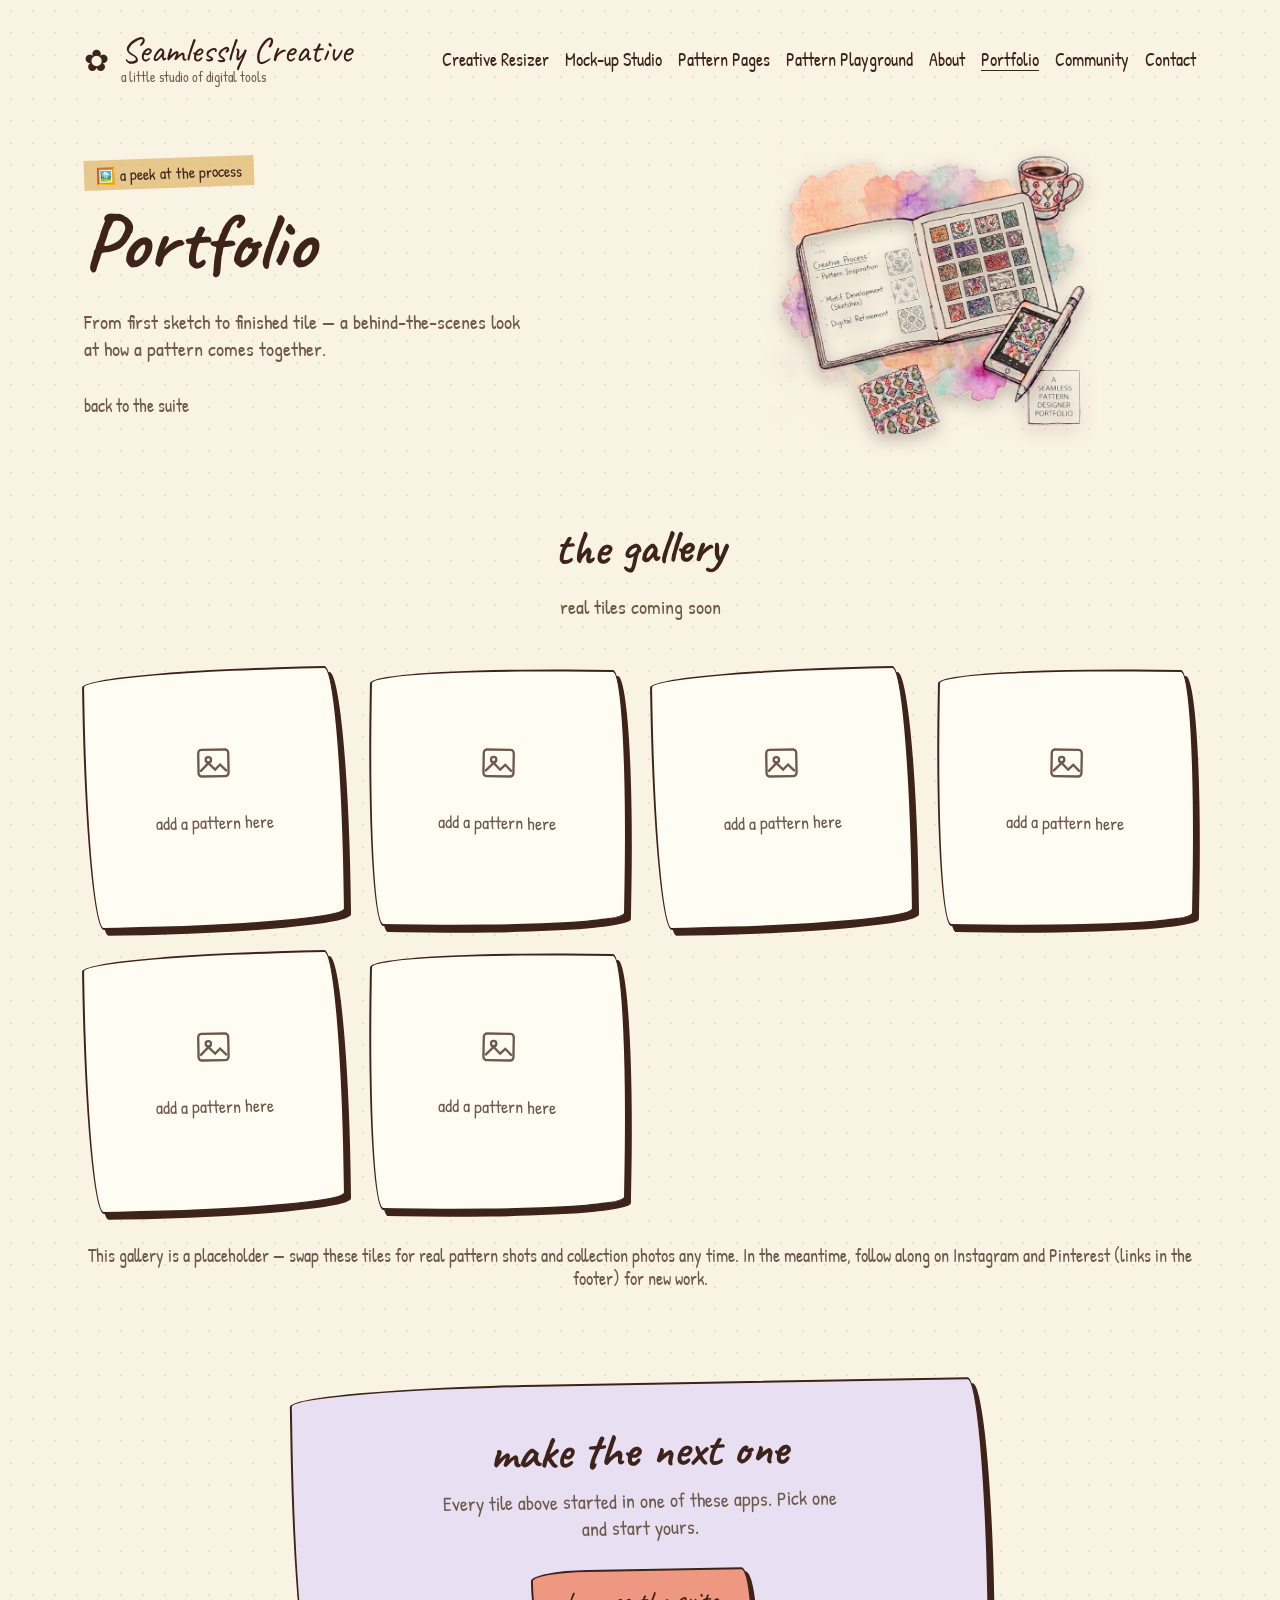
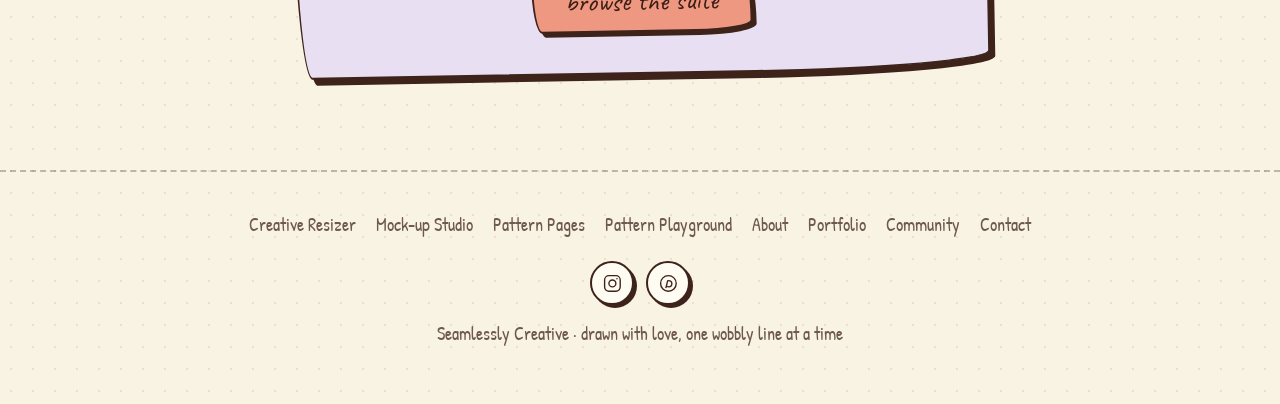
<file: portfolio.html>
<!DOCTYPE html>
<html lang="en">
<head>
<meta charset="utf-8" />
<meta name="viewport" content="width=device-width, initial-scale=1" />
<title>Portfolio — Seamlessly Creative</title>
<meta name="description" content="A peek at the patterns and collections made with CheckDesignz's own tools." />
<meta name="author" content="Seamlessly Creative" />
<meta property="og:title" content="Portfolio — Seamlessly Creative" />
<meta property="og:description" content="A peek at the patterns and collections made with CheckDesignz's own tools." />
<meta property="og:type" content="website" />
<meta name="twitter:card" content="summary_large_image" />
<link rel="icon" href="favicon.ico" type="image/x-icon" />
<link rel="preconnect" href="https://fonts.googleapis.com" />
<link rel="preconnect" href="https://fonts.gstatic.com" crossorigin />
<link rel="stylesheet" href="https://fonts.googleapis.com/css2?family=Caveat:wght@500;700&family=Patrick+Hand&display=swap" />
<link rel="stylesheet" href="styles.css" />
</head>
<body>

<header class="site">
  <div class="header-row">
    <a class="logo" href="index.html">
      <span class="logo-mark" aria-hidden="true">✿</span>
      <span class="logo-text">
        <span class="name">Seamlessly Creative</span>
        <span class="sub">a little studio of digital tools</span>
      </span>
    </a>
    <nav class="site-nav">
      <a href="creative-resizer.html">Creative Resizer</a>
      <a href="mockup-studio.html">Mock-up Studio</a>
      <a href="pattern-pages.html">Pattern Pages</a>
      <a href="pattern-playground.html">Pattern Playground</a>
      <a href="about.html">About</a>
      <a href="portfolio.html" aria-current="page">Portfolio</a>
      <a href="community.html">Community</a>
      <a href="contact.html">Contact</a>
    </nav>
  </div>
</header>

<main>

  <section class="app-hero align-top">
    <div>
      <p class="badge">🖼️ a peek at the process</p>
      <h1>Portfolio</h1>
      <p class="lede">From first sketch to finished tile — a behind-the-scenes look at how a pattern comes together.</p>
      <div class="cta-row">
        <a href="index.html#the-apps" class="back-link">back to the suite</a>
      </div>
    </div>
    <img class="hero-illustration wiggle shadowed" src="assets/portfolio-hero.webp" width="700" height="639" alt="Hand-drawn sketchbook with creative-process notes, a grid of colourful pattern swatches, a fabric swatch and a tablet showing a pattern design, labelled 'A Seamless Pattern Designer Portfolio'" />
  </section>

  <section class="collection">
    <h2 class="section-title">the gallery</h2>
    <p class="section-sub">real tiles coming soon</p>

    <div class="portfolio-grid">
      <div class="doodle-card portfolio-tile" style="transform: rotate(-1deg);">
        <svg viewBox="0 0 24 24" aria-hidden="true"><rect x="3" y="4" width="18" height="16" rx="2"/><circle cx="9" cy="10" r="1.6"/><path d="M4 17l5-5 4 4 3-3 4 4"/></svg>
        <p>add a pattern here</p>
      </div>
      <div class="doodle-card portfolio-tile" style="transform: rotate(1deg);">
        <svg viewBox="0 0 24 24" aria-hidden="true"><rect x="3" y="4" width="18" height="16" rx="2"/><circle cx="9" cy="10" r="1.6"/><path d="M4 17l5-5 4 4 3-3 4 4"/></svg>
        <p>add a pattern here</p>
      </div>
      <div class="doodle-card portfolio-tile" style="transform: rotate(-1deg);">
        <svg viewBox="0 0 24 24" aria-hidden="true"><rect x="3" y="4" width="18" height="16" rx="2"/><circle cx="9" cy="10" r="1.6"/><path d="M4 17l5-5 4 4 3-3 4 4"/></svg>
        <p>add a pattern here</p>
      </div>
      <div class="doodle-card portfolio-tile" style="transform: rotate(1deg);">
        <svg viewBox="0 0 24 24" aria-hidden="true"><rect x="3" y="4" width="18" height="16" rx="2"/><circle cx="9" cy="10" r="1.6"/><path d="M4 17l5-5 4 4 3-3 4 4"/></svg>
        <p>add a pattern here</p>
      </div>
      <div class="doodle-card portfolio-tile" style="transform: rotate(-1deg);">
        <svg viewBox="0 0 24 24" aria-hidden="true"><rect x="3" y="4" width="18" height="16" rx="2"/><circle cx="9" cy="10" r="1.6"/><path d="M4 17l5-5 4 4 3-3 4 4"/></svg>
        <p>add a pattern here</p>
      </div>
      <div class="doodle-card portfolio-tile" style="transform: rotate(1deg);">
        <svg viewBox="0 0 24 24" aria-hidden="true"><rect x="3" y="4" width="18" height="16" rx="2"/><circle cx="9" cy="10" r="1.6"/><path d="M4 17l5-5 4 4 3-3 4 4"/></svg>
        <p>add a pattern here</p>
      </div>
    </div>

    <p class="portfolio-note">This gallery is a placeholder — swap these tiles for real pattern shots and collection photos any time. In the meantime, follow along on Instagram and Pinterest (links in the footer) for new work.</p>
  </section>

  <section class="final-cta">
    <div class="doodle-card" style="background: color-mix(in oklab, var(--lilac) 45%, var(--card));">
      <h2>make the next one</h2>
      <p>Every tile above started in one of these apps. Pick one and start yours.</p>
      <a href="index.html#the-apps" class="doodle-pill cta-coral">browse the suite</a>
    </div>
  </section>

</main>

<footer class="site">
  <div class="foot-links">
    <a href="creative-resizer.html">Creative Resizer</a>
    <a href="mockup-studio.html">Mock-up Studio</a>
    <a href="pattern-pages.html">Pattern Pages</a>
    <a href="pattern-playground.html">Pattern Playground</a>
    <a href="about.html">About</a>
    <a href="portfolio.html" aria-current="page">Portfolio</a>
    <a href="community.html">Community</a>
    <a href="contact.html">Contact</a>
  </div>
  <div class="social-row">
    <a class="social-icon" href="https://instagram.com/check_designz" target="_blank" rel="noopener noreferrer" aria-label="Instagram">
      <svg viewBox="0 0 24 24" aria-hidden="true"><rect x="3" y="3" width="18" height="18" rx="5"/><circle cx="12" cy="12" r="4"/><circle cx="17.3" cy="6.7" r="0.9" fill="currentColor" stroke="none"/></svg>
    </a>
    <a class="social-icon" href="https://pinterest.com/CheckDesignz" target="_blank" rel="noopener noreferrer" aria-label="Pinterest">
      <svg viewBox="0 0 24 24" aria-hidden="true"><circle cx="12" cy="12" r="9"/><path d="M9 17.5c.6-2.3 1.7-6.7 2.2-8.7M11 9c2.7-.8 5 .6 5 3.2 0 2.2-1.6 3.8-3.6 3.8-.9 0-1.5-.3-1.9-.7"/></svg>
    </a>
  </div>
  <p class="colophon">Seamlessly Creative · drawn with love, one wobbly line at a time</p>
</footer>

</body>
</html>
</file>
<file: styles.css>
:root {
  --radius: 1.1rem;
  --cream: oklch(0.965 0.021 88);
  --ink: oklch(0.29 0.045 40);
  --coral: oklch(0.76 0.11 35);
  --coral-foreground: oklch(0.27 0.05 35);
  --sage: oklch(0.66 0.06 145);
  --sage-foreground: oklch(0.25 0.04 145);
  --mustard: oklch(0.77 0.12 82);
  --blush: oklch(0.87 0.06 20);
  --lilac: oklch(0.83 0.07 300);
  --card: oklch(0.99 0.012 90);
  --muted-foreground: oklch(0.48 0.035 55);
  --font-display: "Caveat", cursive;
  --font-body: "Patrick Hand", cursive;
}

* { box-sizing: border-box; }

html { scroll-behavior: smooth; }

body {
  margin: 0;
  background-color: var(--cream);
  color: var(--ink);
  font-family: var(--font-body);
  font-size: 1.125rem;
  background-image: radial-gradient(oklch(0.86 0.04 80 / 0.5) 1.2px, transparent 1.3px);
  background-size: 22px 22px;
  overflow-x: hidden;
}

h1, h2, h3 {
  font-family: var(--font-display);
  line-height: 1.05;
  margin: 0;
}

img { max-width: 100%; height: auto; display: block; }

a { color: inherit; }

.wrap {
  max-width: 72rem;
  margin: 0 auto;
  padding: 0 1.25rem;
}

.muted { color: var(--muted-foreground); }

.doodle-card {
  position: relative;
  background: var(--card);
  border: 2.5px solid var(--ink);
  border-radius: 250px 18px 235px 18px / 18px 220px 18px 235px;
  box-shadow: 5px 6px 0 0 var(--ink);
}

.doodle-pill {
  display: inline-block;
  border: 2.5px solid var(--ink);
  border-radius: 140px 26px 140px 26px / 26px 130px 26px 130px;
  box-shadow: 4px 4px 0 0 var(--ink);
  transition: transform 150ms ease, box-shadow 150ms ease;
  text-decoration: none;
  cursor: pointer;
}
.doodle-pill:hover {
  transform: translate(2px, 2px);
  box-shadow: 2px 2px 0 0 var(--ink);
}
.doodle-pill[aria-disabled="true"] {
  cursor: not-allowed;
  opacity: 0.6;
}
.doodle-pill[aria-disabled="true"]:hover {
  transform: none;
  box-shadow: 4px 4px 0 0 var(--ink);
}
button.doodle-pill {
  font: inherit;
  color: inherit;
  appearance: none;
  -webkit-appearance: none;
  margin: 0;
}

.tape { position: relative; }
.tape::before {
  content: "";
  position: absolute;
  top: -0.9rem;
  left: 50%;
  width: 5.5rem;
  height: 1.6rem;
  transform: translateX(-50%) rotate(-4deg);
  background: color-mix(in oklab, var(--mustard) 65%, transparent);
  border: 1.5px dashed color-mix(in oklab, var(--ink) 35%, transparent);
}

.wiggle { animation: wiggle 4s ease-in-out infinite; }
@keyframes wiggle {
  0%, 100% { transform: rotate(-1.5deg) translateY(0); }
  50% { transform: rotate(1.5deg) translateY(-6px); }
}

/* header */
header.site {
  max-width: 72rem;
  margin: 0 auto;
  padding: 2rem 1.25rem 0;
}
.header-row {
  display: flex;
  flex-wrap: wrap;
  align-items: center;
  justify-content: space-between;
  gap: 1rem;
}
.logo {
  display: flex;
  align-items: center;
  gap: 0.75rem;
  text-decoration: none;
}
.logo-mark { font-size: 1.9rem; }
.logo-text .name {
  display: block;
  font-family: var(--font-display);
  font-size: 2.25rem;
  line-height: 1;
  color: var(--coral-foreground);
}
.logo-text .sub {
  display: block;
  font-size: 0.85rem;
  color: var(--muted-foreground);
}
nav.site-nav {
  display: flex;
  flex-wrap: wrap;
  align-items: center;
  gap: 0.4rem 1rem;
  font-size: 1.1rem;
}
nav.site-nav a { text-decoration: none; text-underline-offset: 4px; }
nav.site-nav a:hover, nav.site-nav a[aria-current="page"] { text-decoration: underline; }

/* hero (index) + app-hero (per-app pages) share the same split layout */
.hero, .app-hero {
  max-width: 72rem;
  margin: 0 auto;
  padding: 3.5rem 1.25rem 2rem;
  display: grid;
  align-items: center;
  gap: 2.5rem;
}
.hero > div, .app-hero > div, .hero > img, .app-hero > img { min-width: 0; }
.hero.align-top, .app-hero.align-top { align-items: start; }
@media (min-width: 768px) {
  .hero, .app-hero { grid-template-columns: 1fr 1fr; }
}

/* borderless illustration, sized down and tucked near the title */
.hero-illustration {
  width: 100%;
  max-width: 300px;
  justify-self: center;
}
@media (min-width: 768px) { .hero-illustration { max-width: 320px; } }
.hero-illustration.shadowed {
  filter: drop-shadow(0 5px 8px color-mix(in oklab, var(--ink) 30%, transparent));
}
.hero-illustration.small {
  max-width: 190px;
}
@media (min-width: 768px) { .hero-illustration.small { max-width: 210px; } }

/* a little stack of framed "photos" — used where the illustration IS the mock-up */
.photo-stack {
  position: relative;
  width: 100%;
  max-width: 260px;
  justify-self: center;
}
@media (min-width: 768px) { .photo-stack { max-width: 280px; } }
.photo-card {
  background: var(--card);
  border: 2.5px solid var(--ink);
  border-radius: 14px;
  box-shadow: 4px 5px 0 0 var(--ink);
  padding: 0.6rem;
}
.photo-card img {
  width: 100%;
  height: auto;
  display: block;
  border-radius: 8px;
}
.photo-back {
  position: absolute;
  inset: 0;
  transform: rotate(-11deg) translate(-26%, 12%);
  z-index: 1;
}
.photo-front {
  position: relative;
  transform: rotate(4deg);
  z-index: 2;
}
.badge {
  display: inline-block;
  transform: rotate(-2deg);
  background: color-mix(in oklab, var(--mustard) 60%, transparent);
  padding: 0.25rem 0.75rem;
  font-size: 1rem;
  margin-bottom: 0.75rem;
}
.hero h1, .app-hero h1 {
  font-size: 4.25rem;
}
@media (min-width: 640px) { .hero h1, .app-hero h1 { font-size: 5rem; } }
.hero .underline-wrap { position: relative; display: inline-block; }
.hero .underline-wrap svg { position: absolute; bottom: -0.5rem; left: 0; width: 100%; }
.lede {
  margin-top: 1.5rem;
  max-width: 28rem;
  font-size: 1.25rem;
  color: var(--muted-foreground);
}
.cta-row {
  margin-top: 2rem;
  display: flex;
  flex-wrap: wrap;
  align-items: center;
  gap: 1rem;
}
.cta-coral {
  background: var(--coral);
  color: var(--coral-foreground);
  padding: 0.75rem 2rem;
  font-family: var(--font-display);
  font-size: 1.75rem;
}
.aside-note { transform: rotate(2deg); color: var(--muted-foreground); font-size: 1.1rem; }
.back-link { font-size: 1.1rem; color: var(--muted-foreground); text-decoration: none; text-underline-offset: 4px; }
.back-link:hover { text-decoration: underline; }
.hero-image { overflow: hidden; padding: 0.75rem; min-width: 0; }

/* small illustration badge shown beside a title */
.title-row {
  display: flex;
  align-items: center;
  gap: 0.85rem;
  flex-wrap: nowrap;
}
.title-row h1, .title-row .app-name { margin-top: 0; min-width: 0; }
.title-icon {
  width: 4.25rem;
  height: 4.25rem;
  flex-shrink: 0;
  border: 2.5px solid var(--ink);
  border-radius: 30% 10% 25% 12% / 12% 25% 10% 30%;
  box-shadow: 3px 3px 0 0 var(--ink);
  object-fit: contain;
  padding: 0.2rem;
  background: var(--card);
}
@media (min-width: 640px) {
  .title-icon { width: 5.25rem; height: 5.25rem; }
}

/* collection */
.collection {
  max-width: 72rem;
  margin: 0 auto;
  padding: 3.5rem 1.25rem;
}
.section-title {
  text-align: center;
  font-size: 3rem;
  margin-bottom: 0.75rem;
  transform: rotate(-1deg);
}
.section-sub {
  text-align: center;
  font-size: 1.25rem;
  color: var(--muted-foreground);
  margin-bottom: 3rem;
}

.app-card {
  padding: 1.5rem;
  margin-bottom: 3.5rem;
}
@media (min-width: 768px) { .app-card { padding: 2rem; } }

.app-top {
  display: grid;
  gap: 2rem;
  align-items: center;
}
.app-top > div { min-width: 0; }
@media (min-width: 768px) { .app-top { grid-template-columns: 1fr 1fr; } }
.app-top .order-2 { order: 2; }

.app-eyebrow { color: var(--muted-foreground); font-size: 1rem; }
.app-name { margin-top: 0.25rem; font-size: 3rem; }
.app-blurb { margin-top: 0.75rem; font-size: 1.25rem; color: var(--muted-foreground); }
.app-features-mini { margin: 1rem 0 0; padding: 0; list-style: none; font-size: 1.1rem; }
.app-features-mini li { margin-bottom: 0.15rem; }
.app-cta-row { margin-top: 1.5rem; display: flex; flex-wrap: wrap; align-items: center; gap: 1rem; }
.app-cta-row .try-link { font-size: 1.1rem; text-decoration: none; text-underline-offset: 4px; }
.app-cta-row .try-link:hover { text-decoration: underline; }
.app-cta-row .coming-soon { color: var(--muted-foreground); font-size: 1.1rem; }

.app-image-frame {
  overflow: hidden;
  border-radius: 48px 16px 48px 16px / 16px 42px 16px 42px;
  border: 2.5px solid var(--ink);
  background: var(--card);
  box-shadow: 6px 7px 0 0 var(--ink);
  padding: 0.85rem;
  min-width: 0;
}
.app-image-frame img { border-radius: inherit; width: 100%; }

/* "see it in action" screenshot strip - a measuring-tape ruler that visitors
   can click-and-drag (or use the arrows below) to browse, with a slight
   skewed "wave" tilt on the whole track for a hand-laid-out feel. */
.tape-container {
  width: 100%;
  overflow-x: auto;
  background-color: var(--cream);
  padding: 60px 0;
  position: relative;
  cursor: grab;
  user-select: none;
  -ms-overflow-style: none;
  scrollbar-width: none;
}
.tape-container::-webkit-scrollbar { display: none; }
.tape-container:active { cursor: grabbing; }
.measuring-tape-wave {
  width: max-content;
  display: flex;
  transform: skewY(-3deg) rotate(-0.5deg) translateZ(0);
  will-change: transform;
  backface-visibility: hidden;
  position: relative;
  pointer-events: none;
}
.tape-track {
  display: inline-flex;
  gap: 0;
  background-color: var(--card);
  padding: 40px 0 25px;
  pointer-events: auto;

  /* Two tick densities layered together, like a ruler's major/minor marks. */
  background-image:
    repeating-linear-gradient(90deg, var(--ink) 0px, var(--ink) 2px, transparent 2px, transparent 8px),
    repeating-linear-gradient(90deg, var(--ink) 0px, var(--ink) 2px, transparent 2px, transparent 16px);
  background-size: 100% 12px, 100% 20px;
  background-position: top left, top left;
  background-repeat: repeat-x;

  border-top: 2px solid var(--ink);
  border-bottom: 2px solid var(--ink);
  box-shadow: 0 15px 35px color-mix(in oklab, var(--ink) 6%, transparent);
}
.tape-frame {
  width: 280px;
  flex-shrink: 0;
  position: relative;
  border-right: 1px dashed color-mix(in oklab, var(--ink) 30%, transparent);
  box-sizing: border-box;
  padding: 12px;
  display: flex;
  flex-direction: column;
  align-items: center;
}
.tape-frame img,
.tape-frame-placeholder {
  width: 100%;
  height: 200px;
  object-fit: cover;
  border-radius: 4px;
  border: 1px solid var(--ink);
  background: var(--card);
  box-shadow: 4px 5px 0 0 var(--ink);
  transition: transform 0.2s ease, box-shadow 0.2s ease;
  box-sizing: border-box;
  display: flex;
  align-items: center;
  justify-content: center;
  text-align: center;
  padding: 1rem;
  color: var(--muted-foreground);
  font-family: var(--font-display);
  font-size: 1.3rem;
}
.tape-frame:hover img,
.tape-frame:hover .tape-frame-placeholder { transform: translateY(-4px); box-shadow: 6px 8px 0 0 var(--ink); }
.tape-inch-marker {
  font-family: monospace, sans-serif;
  font-size: 12px;
  color: var(--ink);
  margin-top: 12px;
  font-weight: bold;
  opacity: 0.7;
}
.tape-caption {
  font-family: var(--font-body);
  font-size: 0.9rem;
  color: var(--ink);
  margin-top: 4px;
  text-align: center;
}

/* Community page - a corkboard-style pinboard of buyer creations, deliberately
   messy: varied tile sizes, scattered rotations, each one taped up rather
   than sitting in a tidy grid. */
.pinboard {
  background: color-mix(in oklab, var(--mustard) 70%, var(--card));
  border: 2.5px solid var(--ink);
  border-radius: 250px 18px 235px 18px / 18px 220px 18px 235px;
  box-shadow: 5px 6px 0 0 var(--ink);
  padding: 3rem 2rem;
  display: flex;
  flex-wrap: wrap;
  gap: 1.75rem;
  justify-content: center;
  align-items: flex-start;
}
.pin-photo {
  background: var(--card);
  border: 2px solid var(--ink);
  padding: 0.6rem 0.6rem 1.4rem;
  display: flex;
  align-items: center;
  justify-content: center;
  text-align: center;
  color: var(--muted-foreground);
  font-family: var(--font-display);
  box-shadow: 3px 4px 0 0 color-mix(in oklab, var(--ink) 60%, transparent);
}
.pin-photo.size-sm { width: 150px; height: 170px; font-size: 1.1rem; }
.pin-photo.size-md { width: 190px; height: 230px; font-size: 1.25rem; }
.pin-photo.size-lg { width: 230px; height: 270px; font-size: 1.4rem; }
.pin-photo.size-wide { width: 260px; height: 195px; font-size: 1.25rem; }
.pin-photo img { width: 100%; height: 100%; object-fit: cover; }
.pin-item { display: flex; flex-direction: column; align-items: center; gap: 0.5rem; }
.pin-quote {
  font-family: var(--font-body);
  font-style: italic;
  font-size: 0.9rem;
  color: var(--ink);
  max-width: 13rem;
  text-align: center;
  margin: 0;
}
.pin-credit {
  font-family: var(--font-body);
  font-size: 0.85rem;
  color: var(--muted-foreground);
  margin-bottom: -0.35rem;
}
.pin-caption {
  font-family: var(--font-body);
  font-size: 0.95rem;
  font-weight: 700;
  color: var(--ink);
  text-decoration: none;
  text-underline-offset: 3px;
  max-width: 12rem;
  text-align: center;
}
.pin-caption:hover { text-decoration: underline; }
.pin-tag {
  font-family: var(--font-display);
  font-size: 0.85rem;
  font-weight: 700;
  padding: 0.15rem 0.75rem;
  border: 1.5px solid var(--ink);
  border-radius: 999px;
  background: color-mix(in oklab, var(--sage) 55%, var(--card));
  color: var(--ink);
}

.strip-controls {
  display: flex;
  justify-content: center;
  gap: 1rem;
  margin-top: 1rem;
}
.strip-arrow {
  display: flex;
  align-items: center;
  justify-content: center;
  width: 2.5rem;
  height: 2.5rem;
  border-radius: 50%;
  border: 2px solid var(--ink);
  background: var(--card);
  color: var(--ink);
  cursor: pointer;
  font-size: 1.3rem;
  line-height: 1;
  padding: 0;
}
.strip-arrow:hover { background: color-mix(in oklab, var(--coral) 30%, var(--card)); }

.page-section {
  max-width: 72rem;
  margin: 0 auto;
  padding: 2.5rem 1.25rem;
}
.page-section h2 {
  margin-bottom: 2rem;
  text-align: center;
  font-size: 2.75rem;
  transform: rotate(-1deg);
}

.feature-grid {
  display: grid;
  gap: 1.25rem;
  grid-template-columns: 1fr;
}
@media (min-width: 640px) { .feature-grid { grid-template-columns: 1fr 1fr; } }
@media (min-width: 1024px) { .feature-grid { grid-template-columns: 1fr 1fr 1fr; } }
.feature-tile {
  padding: 1.1rem 1.25rem;
}
.feature-tile h5, .feature-tile h3 { font-family: var(--font-display); font-size: 1.5rem; margin: 0; }
.feature-tile p { margin: 0.25rem 0 0; color: var(--muted-foreground); }

.reviews {
  margin-top: 0;
  display: grid;
  gap: 1.25rem;
  grid-template-columns: 1fr;
}
@media (min-width: 768px) { .reviews { grid-template-columns: 1fr 1fr 1fr; } }
.review { padding: 1.25rem; }
.review .stars { font-size: 1.25rem; }
.review blockquote { margin: 0.5rem 0 0; font-size: 1.15rem; }
.review figcaption { margin-top: 0.75rem; color: var(--muted-foreground); }

/* swatches strip */
.swatch-strip { max-width: 60rem; margin: 0 auto; padding: 1rem 1.25rem 2rem; }
.swatch-strip figcaption { margin-top: 0.75rem; text-align: center; color: var(--muted-foreground); font-size: 1.1rem; }

/* promises */
.promises {
  max-width: 72rem;
  margin: 0 auto;
  padding: 3rem 1.25rem;
}
.promise-grid {
  display: grid;
  gap: 2rem;
  grid-template-columns: 1fr;
}
@media (min-width: 768px) { .promise-grid { grid-template-columns: 1fr 1fr 1fr; } }
.promise-card { padding: 1.5rem; }
.promise-emoji { font-size: 2.25rem; }
.promise-card h3 { font-size: 1.75rem; margin-top: 0.5rem; }
.promise-card p { margin-top: 0.25rem; color: var(--muted-foreground); }

/* final cta */
.final-cta { max-width: 46rem; margin: 0 auto; padding: 1.25rem 1.25rem 4rem; }
.final-cta .doodle-card {
  padding: 2.5rem;
  text-align: center;
  transform: rotate(-1deg);
}
.final-cta h2 { font-size: 3rem; }
.final-cta p { margin: 0.75rem auto 0; max-width: 26rem; font-size: 1.25rem; color: var(--muted-foreground); }
.final-cta .doodle-pill { margin-top: 1.75rem; }

/* footer */
footer.site {
  margin-top: 2rem;
  border-top: 2px dashed color-mix(in oklab, var(--ink) 30%, transparent);
  padding: 2.5rem 1.25rem;
}
footer.site .foot-links {
  max-width: 72rem;
  margin: 0 auto;
  display: flex;
  flex-wrap: wrap;
  justify-content: center;
  gap: 0.4rem 1.25rem;
  text-align: center;
  color: var(--muted-foreground);
}
footer.site .foot-links a { text-decoration: none; text-underline-offset: 4px; }
footer.site .foot-links a:hover { text-decoration: underline; }
footer.site .colophon { margin-top: 1rem; text-align: center; color: var(--muted-foreground); }

/* social icons */
.social-row {
  margin-top: 1.5rem;
  display: flex;
  gap: 0.75rem;
  justify-content: center;
}
.social-icon {
  display: flex;
  align-items: center;
  justify-content: center;
  width: 2.75rem;
  height: 2.75rem;
  border: 2.5px solid var(--ink);
  border-radius: 50%;
  background: var(--card);
  box-shadow: 3px 3px 0 0 var(--ink);
  transition: transform 150ms ease, box-shadow 150ms ease;
  text-decoration: none;
  color: var(--ink);
}
.social-icon:hover {
  transform: translate(2px, 2px);
  box-shadow: 1px 1px 0 0 var(--ink);
}
.social-icon svg {
  width: 1.3rem;
  height: 1.3rem;
  fill: none;
  stroke: currentColor;
  stroke-width: 1.6;
}

/* about page */
.about-card {
  max-width: 44rem;
  margin: 0 auto;
  padding: 2.5rem;
}
@media (min-width: 768px) { .about-card { padding: 3rem; } }
.about-card p {
  margin: 0 0 1.1rem;
  font-size: 1.15rem;
}
.about-card p:last-child { margin-bottom: 0; }
.about-card p.pull {
  font-family: var(--font-display);
  font-size: 1.9rem;
  line-height: 1.15;
  color: var(--coral-foreground);
  margin: 1.5rem 0;
}

/* contact form */
.contact-form-card {
  max-width: 34rem;
  margin: 0 auto;
  padding: 2rem;
}
@media (min-width: 768px) { .contact-form-card { padding: 2.5rem; } }
.contact-form {
  display: flex;
  flex-direction: column;
  gap: 1.25rem;
}
.form-field {
  display: flex;
  flex-direction: column;
  gap: 0.4rem;
}
.form-field label {
  font-family: var(--font-display);
  font-size: 1.35rem;
}
.form-field input,
.form-field textarea,
.form-field select {
  font-family: var(--font-body);
  font-size: 1.1rem;
  padding: 0.6rem 0.9rem;
  border: 2px solid var(--ink);
  border-radius: 10px;
  background: var(--cream);
  color: var(--ink);
}
.form-field textarea {
  min-height: 130px;
  resize: vertical;
}
.form-field input:focus,
.form-field textarea:focus,
.form-field select:focus {
  outline: 2.5px solid var(--coral);
  outline-offset: 1px;
}
.contact-submit {
  align-self: flex-start;
  padding: 0.6rem 2rem;
  font-family: var(--font-display);
  font-size: 1.5rem;
}
.form-status {
  margin: 0;
  font-size: 1.05rem;
  min-height: 1.4em;
}
.form-status.success { color: var(--sage-foreground); }
.form-status.error { color: var(--coral-foreground); }

/* portfolio placeholder grid */
.portfolio-grid {
  display: grid;
  gap: 1.5rem;
  grid-template-columns: repeat(auto-fill, minmax(220px, 1fr));
}
.portfolio-tile {
  aspect-ratio: 1;
  display: flex;
  flex-direction: column;
  align-items: center;
  justify-content: center;
  gap: 0.6rem;
  padding: 1.5rem;
  text-align: center;
  color: var(--muted-foreground);
}
.portfolio-tile svg {
  width: 2.5rem;
  height: 2.5rem;
  stroke: var(--muted-foreground);
  fill: none;
  stroke-width: 1.4;
}
.portfolio-note {
  text-align: center;
  color: var(--muted-foreground);
  margin-top: 2rem;
  font-size: 1.1rem;
}

/* trial prompt modal */
.modal-overlay {
  position: fixed;
  inset: 0;
  background: color-mix(in oklab, var(--ink) 45%, transparent);
  display: flex;
  align-items: center;
  justify-content: center;
  padding: 1.25rem;
  z-index: 50;
}
.modal-overlay[hidden] { display: none; }
.modal-card {
  max-width: 26rem;
  width: 100%;
  padding: 2rem;
  text-align: center;
  background: var(--card);
  transform: rotate(-0.5deg);
}
.modal-card p { margin-top: 0.5rem; color: var(--muted-foreground); }
.modal-actions {
  margin-top: 1.5rem;
  display: flex;
  flex-wrap: wrap;
  justify-content: center;
  gap: 1rem;
}
.modal-actions .doodle-pill { padding: 0.6rem 1.75rem; font-family: var(--font-display); font-size: 1.4rem; }
.modal-cancel { background: var(--card); }
</file>
